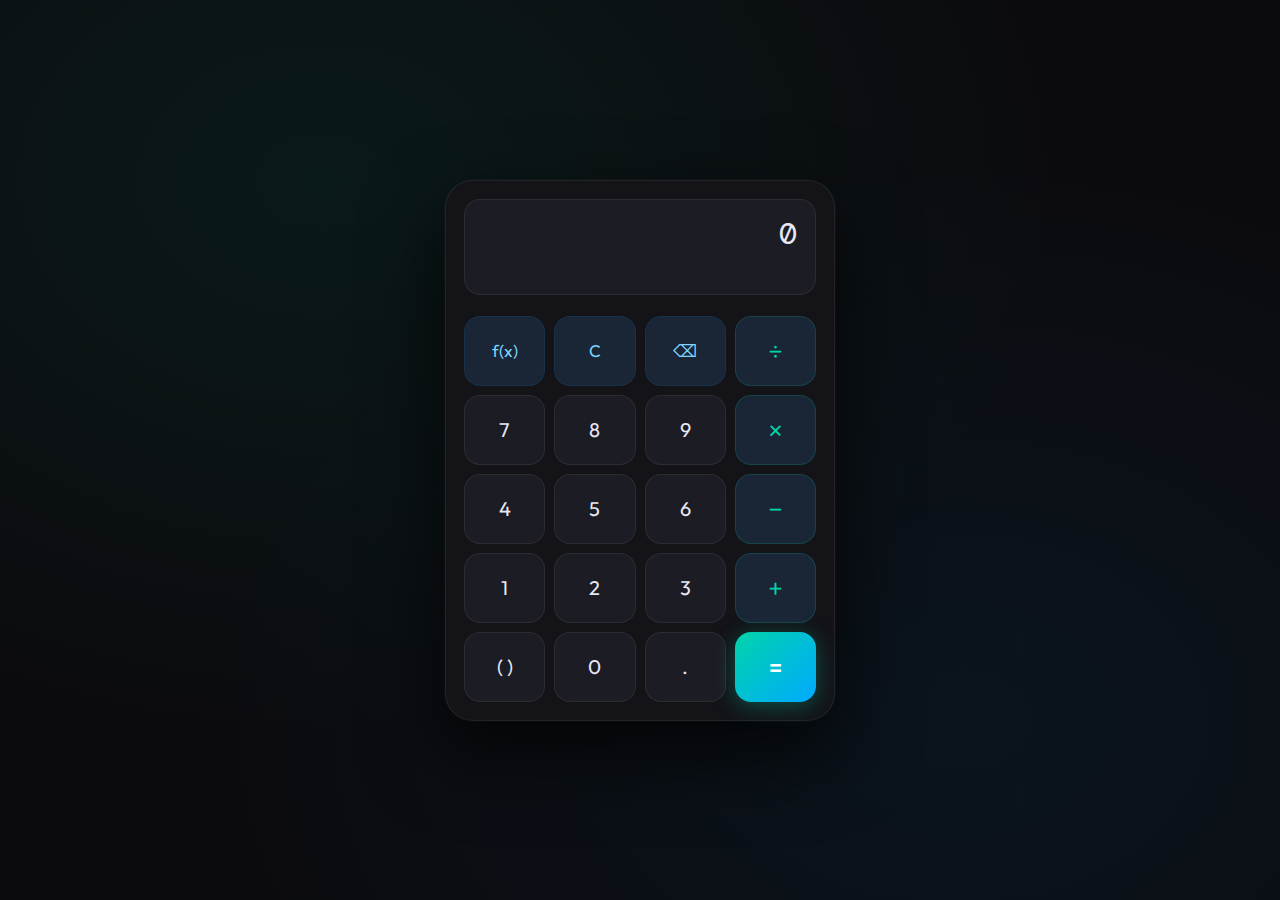
<file: Calculator/index.html>
<!DOCTYPE html>
<html lang="en">

<head>
    <meta charset="UTF-8">
    <meta name="viewport" content="width=device-width, initial-scale=1.0">
    <title>Calculator</title>
    <link rel="stylesheet" href="style.css">
    <link rel="apple-touch-icon" href="images/image.jpg">
    <link rel="icon" type="image/jpeg" href="images/image.jpg">
    <link rel="manifest" href="manifest.json">
    <link
        href="https://fonts.googleapis.com/css2?family=DM+Mono:wght@300;400;500&family=Outfit:wght@300;400;500&display=swap"
        rel="stylesheet">
</head>

<body>

    <div class="calculator">

        <div class="display">
            <div class="expr" id="expr">0</div>
            <div class="preview" id="preview"></div>
        </div>

        <div class="sci-panel" id="sciPanel">
            <button data-fn="sin">sin</button>
            <button data-fn="cos">cos</button>
            <button data-fn="tan">tan</button>
            <button data-fn="pow">x^y</button>
            <button data-fn="log">log</button>
            <button data-fn="ln">ln</button>
            <button data-fn="sqrt">√</button>
            <button data-fn="pi">π</button>
            <button data-fn="sq">x²</button>
            <button data-fn="cb">x³</button>
            <button data-fn="inv">1/x</button>
            <button data-fn="e">e</button>
        </div>

        <div class="pad">
            <!-- Row 1 -->
            <button class="op sci-toggle" id="sciToggle" data-tip="F">f(x)</button>
            <button class="op" data-val="C" data-tip="Esc">C</button>
            <button class="op" data-val="⌫" data-tip="⌫">⌫</button>
            <button class="op operator" data-val="/" data-tip="/">÷</button>
            <!-- Row 2 -->
            <button data-val="7" data-tip="7">7</button>
            <button data-val="8" data-tip="8">8</button>
            <button data-val="9" data-tip="9">9</button>
            <button class="op operator" data-val="*" data-tip="*">×</button>
            <!-- Row 3 -->
            <button data-val="4" data-tip="4">4</button>
            <button data-val="5" data-tip="5">5</button>
            <button data-val="6" data-tip="6">6</button>
            <button class="op operator" data-val="-" data-tip="-">−</button>
            <!-- Row 4 -->
            <button data-val="1" data-tip="1">1</button>
            <button data-val="2" data-tip="2">2</button>
            <button data-val="3" data-tip="3">3</button>
            <button class="op operator" data-val="+" data-tip="+">+</button>
            <!-- Row 5 -->
            <button data-val="()" data-tip="( )">( )</button>
            <button data-val="0" data-tip="0">0</button>
            <button data-val="." data-tip=".">.</button>
            <button class="eq" data-val="=" data-tip="Enter">=</button>
        </div>

    </div>

    <!-- Keyboard tooltip -->
    <div class="kbd-tip" id="kbdTip"></div>

    <script src="script.js"></script>
</body>

</html>
</file>
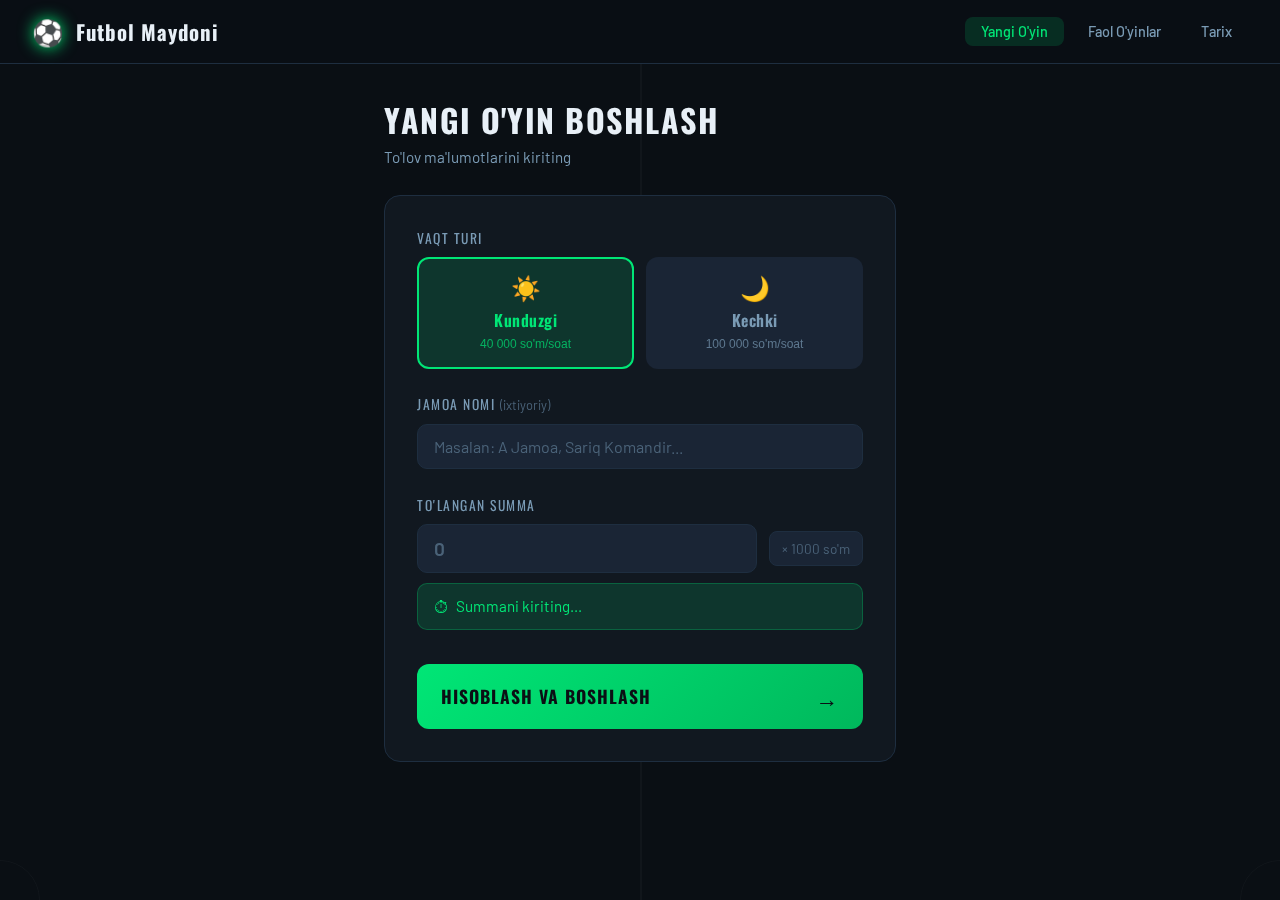
<file: Football Timer/On Computer/index.html>
<!DOCTYPE html>
<html lang="uz">
<head>
  <meta charset="UTF-8" />
  <meta name="viewport" content="width=device-width, initial-scale=1.0" />
  <title>⚽ Futbol Maydoni</title>
  <link href="https://fonts.googleapis.com/css2?family=Oswald:wght@400;600;700&family=Barlow:wght@400;500;600&display=swap" rel="stylesheet">
  <link rel="stylesheet" href="style.css">
</head>
<body>

  <!-- Pitch lines background -->
  <div class="pitch-bg">
    <div class="pitch-line center-circle"></div>
    <div class="pitch-line center-line"></div>
    <div class="pitch-line corner tl"></div>
    <div class="pitch-line corner tr"></div>
    <div class="pitch-line corner bl"></div>
    <div class="pitch-line corner br"></div>
  </div>

  <header>
    <div class="header-left">
      <span class="logo-icon">⚽</span>
      <h1>Futbol Maydoni</h1>
    </div>
    <nav>
      <a href="index.html" class="nav-link active">Yangi O'yin</a>
      <a href="active-games/index.html" class="nav-link" id="activeGamesLink">
        Faol O'yinlar
        <span class="badge" id="activeCount">0</span>
      </a>
      <a href="history/index.html" class="nav-link" id="historyLink">
        Tarix
        <span class="badge secondary" id="historyCount">0</span>
      </a>
    </nav>
  </header>

  <main>
    <div class="page-title">
      <h2>Yangi O'yin Boshlash</h2>
      <p>To'lov ma'lumotlarini kiriting</p>
    </div>

    <div class="form-card">

      <!-- MODE -->
      <div class="form-section">
        <label class="section-label">Vaqt turi</label>
        <div class="mode-switch">
          <button type="button" id="dayBtn" class="mode-btn active">
            <span class="mode-icon">☀️</span>
            <span class="mode-name">Kunduzgi</span>
            <span class="mode-rate">40 000 so'm/soat</span>
          </button>
          <button type="button" id="nightBtn" class="mode-btn">
            <span class="mode-icon">🌙</span>
            <span class="mode-name">Kechki</span>
            <span class="mode-rate">100 000 so'm/soat</span>
          </button>
        </div>
      </div>

      <!-- TEAM NAME -->
      <div class="form-section">
        <label class="section-label" for="teamName">Jamoa nomi <span class="optional">(ixtiyoriy)</span></label>
        <input type="text" id="teamName" class="form-input" placeholder="Masalan: A Jamoa, Sariq Komandir..." />
      </div>

      <!-- AMOUNT -->
      <div class="form-section">
        <label class="section-label" for="amount">To'langan summa</label>
        <div class="amount-row">
          <input type="number" id="amount" class="form-input amount-input" min="5" placeholder="0" required />
          <span class="amount-unit">× 1000 so'm</span>
        </div>
        <div class="time-preview" id="timePreview">
          <span class="preview-icon">⏱</span>
          <span id="previewText">Summani kiriting...</span>
        </div>
      </div>

      <!-- NIGHT ONLY -->
      <div class="form-section night-only hidden">
        <label class="section-label" for="captain">Sardor ismi <span class="optional">(ixtiyoriy)</span></label>
        <input type="text" id="captain" class="form-input" placeholder="Ismni kiriting..." />
      </div>

      <div class="form-section night-only hidden">
        <label class="section-label" for="phone">Telefon <span class="optional">(ixtiyoriy)</span></label>
        <div class="phone-row">
          <span class="phone-prefix">+998</span>
          <input type="number" id="phone" class="form-input phone-input" placeholder="90 123 45 67" />
        </div>
      </div>

      <!-- SUBMIT -->
      <button type="button" id="startBtn" class="submit-btn">
        <span>Hisoblash va Boshlash</span>
        <span class="btn-arrow">→</span>
      </button>
    </div>

    <!-- Active games quick view -->
    <div id="activeGamesQuick" class="quick-active hidden">
      <h3>⚡ Hozir Faol O'yinlar</h3>
      <div id="quickActiveList"></div>
      <a href="active-games/index.html" class="see-all-link">Hammasini ko'rish →</a>
    </div>

  </main>

  <script src="javascript.js"></script>
</body>
</html>
</file>
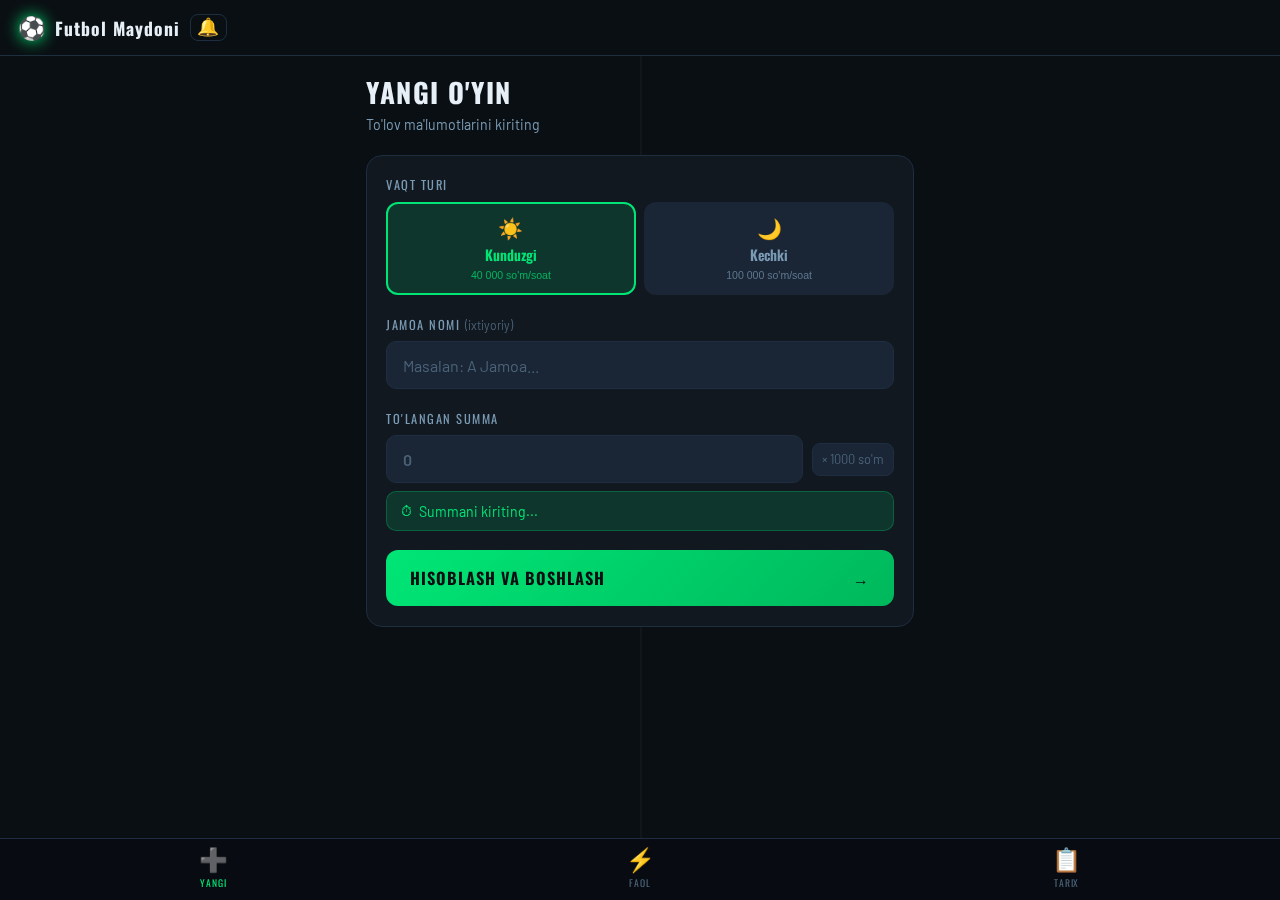
<file: Football Timer/On Phone/index.html>
<!DOCTYPE html>
<html lang="uz">
<head>
<meta charset="UTF-8"/>
<meta name="viewport" content="width=device-width,initial-scale=1.0,viewport-fit=cover"/>
<meta name="mobile-web-app-capable" content="yes"/>
<meta name="apple-mobile-web-app-capable" content="yes"/>
<meta name="apple-mobile-web-app-status-bar-style" content="black-translucent"/>
<meta name="theme-color" content="#0a0f14"/>
<title>⚽ Futbol Maydoni</title>
<link rel="manifest" href="manifest.json"/>
<link rel="apple-touch-icon" href="icons/icon-192.png"/>
<link href="https://fonts.googleapis.com/css2?family=Oswald:wght@400;600;700&family=Barlow:wght@400;500;600&family=Roboto+Mono:wght@700&display=swap" rel="stylesheet">
<style>
:root{--bg:#0a0f14;--sur:#111820;--sur2:#1a2535;--bdr:#1e2e40;--grn:#00e676;--grnd:#00b85c;--grng:rgba(0,230,118,0.15);--yel:#ffd600;--org:#ff9800;--red:#ff4444;--txt:#e8f0f7;--txtd:#7a9bb5;--txtm:#4a6278;--fh:'Oswald',sans-serif;--fb:'Barlow',sans-serif;--fm:'Roboto Mono',monospace;--nbh:62px;--sbot:env(safe-area-inset-bottom,0px);--stop:env(safe-area-inset-top,0px);}
*,*::before,*::after{box-sizing:border-box;margin:0;padding:0;}
html{-webkit-text-size-adjust:100%;text-size-adjust:100%;}
*{-webkit-tap-highlight-color:transparent;}
input{-webkit-user-select:text;user-select:text;}
body{font-family:var(--fb);background:var(--bg);color:var(--txt);min-height:100vh;min-height:100dvh;overflow-x:hidden;padding-top:var(--stop);}

/* PITCH */
.pbg{position:fixed;inset:0;pointer-events:none;z-index:0;}
.pl{position:absolute;border:1px solid rgba(255,255,255,0.03);}
.cl{width:1px;height:100vh;left:50%;top:0;}
.cc{width:300px;height:300px;border-radius:50%;top:50%;left:50%;transform:translate(-50%,-50%);}

/* HEADER */
header{position:fixed;top:var(--stop);left:0;right:0;z-index:100;height:56px;display:flex;align-items:center;padding:0 1.1rem;background:rgba(10,15,20,0.97);backdrop-filter:blur(12px);border-bottom:1px solid var(--bdr);}
.hl{display:flex;align-items:center;gap:0.6rem;}
.li{font-size:1.4rem;filter:drop-shadow(0 0 8px var(--grn));}
.ht{font-family:var(--fh);font-size:1.1rem;font-weight:700;letter-spacing:1px;}
.hb{margin-left:auto;background:var(--grng);border:1px solid var(--grn);color:var(--grn);font-family:var(--fh);font-size:0.72rem;padding:0.22rem 0.55rem;border-radius:20px;display:none;}
.hb.v{display:block;}

/* PAGES */
.page{display:none;position:relative;z-index:1;padding:calc(56px + var(--stop) + 1rem) 1rem calc(var(--nbh) + var(--sbot) + 1.5rem);max-width:580px;margin:0 auto;min-height:100dvh;}
.page.act{display:block;animation:pin .22s ease;}
@keyframes pin{from{opacity:0;transform:translateY(5px);}to{opacity:1;transform:translateY(0);}}
.ptitle{margin-bottom:1.4rem;}
.ptitle h2{font-family:var(--fh);font-size:1.7rem;font-weight:700;letter-spacing:1.5px;text-transform:uppercase;}
.ptitle p{color:var(--txtd);margin-top:.22rem;font-size:.88rem;}

/* BOTTOM NAV */
.bnav{position:fixed;bottom:0;left:0;right:0;height:calc(var(--nbh) + var(--sbot));padding-bottom:var(--sbot);background:rgba(8,12,18,.98);border-top:1px solid var(--bdr);display:flex;align-items:center;z-index:200;backdrop-filter:blur(16px);}
.nb{flex:1;display:flex;flex-direction:column;align-items:center;justify-content:center;gap:3px;padding:7px 2px;background:none;border:none;cursor:pointer;color:var(--txtm);transition:color .18s;position:relative;-webkit-user-select:none;user-select:none;}
.nb.act{color:var(--grn);}
.nb:active{opacity:.6;}
.ni{font-size:1.45rem;line-height:1;}
.nl{font-family:var(--fh);font-size:.6rem;letter-spacing:.8px;text-transform:uppercase;}
.np{position:absolute;top:4px;right:calc(50% - 19px);background:var(--grn);color:#000;font-size:.57rem;font-weight:800;min-width:15px;height:15px;border-radius:8px;display:none;align-items:center;justify-content:center;padding:0 3px;border:1.5px solid var(--bg);}
.np.show{display:flex;}

/* ---- FORM ---- */
.fc{background:var(--sur);border:1px solid var(--bdr);border-radius:16px;padding:1.2rem;display:flex;flex-direction:column;gap:1.2rem;}
.fs{display:flex;flex-direction:column;gap:.48rem;}
.sl{font-family:var(--fh);font-size:.78rem;letter-spacing:1.5px;text-transform:uppercase;color:var(--txtd);}
.op{font-family:var(--fb);font-weight:400;text-transform:none;letter-spacing:0;font-size:.76rem;color:var(--txtm);}
.ms{display:grid;grid-template-columns:1fr 1fr;gap:.55rem;}
.mb{display:flex;flex-direction:column;align-items:center;gap:.22rem;padding:.8rem .4rem;background:var(--sur2);border:2px solid transparent;border-radius:12px;cursor:pointer;color:var(--txtd);transition:all .2s;}
.mb.act{border-color:var(--grn);background:var(--grng);color:var(--grn);}
.mi{font-size:1.25rem;}.mn{font-family:var(--fh);font-size:.88rem;font-weight:600;}.mr{font-size:.66rem;opacity:.7;}
.fi{width:100%;padding:.85rem 1rem;background:var(--sur2);border:1.5px solid var(--bdr);border-radius:10px;color:var(--txt);font-family:var(--fb);font-size:16px;transition:border-color .2s;outline:none;appearance:textfield;}
.fi:focus{border-color:var(--grn);box-shadow:0 0 0 3px var(--grng);}
.fi::placeholder{color:var(--txtm);}
.ar{display:flex;align-items:center;gap:.55rem;}
.au{white-space:nowrap;font-size:.8rem;color:var(--txtm);background:var(--sur2);border:1px solid var(--bdr);border-radius:8px;padding:.48rem .55rem;}
.tp{display:flex;align-items:center;gap:.45rem;padding:.62rem .85rem;background:var(--grng);border:1px solid rgba(0,230,118,.25);border-radius:10px;font-size:.88rem;color:var(--grn);min-height:40px;}
.pr{display:flex;align-items:center;gap:.45rem;}
.pp{background:var(--sur2);border:1px solid var(--bdr);border-radius:10px;padding:.85rem .7rem;font-weight:600;color:var(--txtd);white-space:nowrap;}
.sbtn{width:100%;padding:1rem 1.5rem;background:linear-gradient(135deg,var(--grn),var(--grnd));border:none;border-radius:12px;color:#0a0f14;font-family:var(--fh);font-size:1.02rem;font-weight:700;letter-spacing:1px;text-transform:uppercase;cursor:pointer;display:flex;align-items:center;justify-content:space-between;transition:all .2s;min-height:52px;}
.sbtn:active{opacity:.82;transform:scale(.99);}

.hidden{display:none!important;}

/* quick active */
.qa{margin-top:1.2rem;background:var(--sur);border:1px solid var(--bdr);border-radius:14px;padding:1.1rem;}
.qa h3{font-family:var(--fh);font-size:.9rem;letter-spacing:1px;margin-bottom:.8rem;color:var(--yel);}
.qgc{display:flex;align-items:center;justify-content:space-between;padding:.65rem .85rem;background:var(--sur2);border-radius:10px;margin-bottom:.45rem;cursor:pointer;border:1px solid var(--bdr);transition:all .18s;}
.qgc:active{opacity:.7;}
.qgn{font-weight:600;font-size:.88rem;}.qgm{font-size:.72rem;color:var(--txtm);}
.qgt{font-family:var(--fm);font-size:1.25rem;color:var(--grn);letter-spacing:1px;}
.qgt.u{color:var(--red);}
.sab{display:block;text-align:center;margin-top:.8rem;color:var(--grn);background:none;border:none;cursor:pointer;font-size:.85rem;font-weight:600;width:100%;font-family:var(--fb);}

/* ---- TIMER ---- */
.gbdg{display:inline-block;padding:.22rem .85rem;border-radius:20px;font-family:var(--fh);font-size:.78rem;letter-spacing:1px;text-transform:uppercase;background:var(--sur2);border:1px solid var(--bdr);color:var(--txtd);margin-bottom:.8rem;}
.gbdg.run{background:var(--grng);border-color:var(--grn);color:var(--grn);}
.tnd{font-family:var(--fh);font-size:1.75rem;font-weight:700;letter-spacing:2px;text-transform:uppercase;margin-bottom:1.1rem;text-align:center;}
.ig{display:grid;grid-template-columns:1fr 1fr;gap:.7rem;margin-bottom:1.1rem;}
.ic{background:var(--sur2);border:1px solid var(--bdr);border-radius:12px;padding:.8rem;text-align:center;}
.ilb{font-size:.68rem;color:var(--txtm);text-transform:uppercase;letter-spacing:1px;margin-bottom:.28rem;}
.iv{font-family:var(--fh);font-size:.98rem;font-weight:600;}
.es{background:var(--sur);border:1px solid var(--bdr);border-radius:12px;padding:.95rem;margin-bottom:1.1rem;text-align:center;}
.efl{display:block;font-size:.75rem;color:var(--txtm);text-transform:uppercase;letter-spacing:1px;margin-bottom:.65rem;}
.er{display:flex;align-items:center;gap:.7rem;justify-content:center;}
.ea{width:44px;height:44px;background:var(--sur2);border:1px solid var(--bdr);border-radius:8px;color:var(--txt);font-size:1.4rem;cursor:pointer;display:flex;align-items:center;justify-content:center;padding:0;}
.ea:active{background:var(--bdr);}
.ei{width:80px;text-align:center;padding:.48rem;background:var(--sur2);border:1px solid var(--bdr);border-radius:8px;color:var(--txt);font-size:16px;font-weight:600;outline:none;appearance:textfield;}
.ei:focus{border-color:var(--grn);}
.stbtn{width:100%;padding:.95rem;background:linear-gradient(135deg,var(--grn),var(--grnd));border:none;border-radius:12px;color:#0a0f14;font-family:var(--fh);font-size:1.05rem;font-weight:700;letter-spacing:1.5px;text-transform:uppercase;cursor:pointer;display:flex;align-items:center;justify-content:center;gap:.7rem;min-height:52px;}
.stbtn:active{opacity:.82;}
.ci{margin-top:.85rem;display:flex;gap:1rem;justify-content:center;font-size:.8rem;color:var(--txtm);}

/* ring */
.rw{position:relative;width:260px;height:260px;margin:.4rem auto .9rem;}
.rs{width:100%;height:100%;transform:rotate(-90deg);position:absolute;top:0;left:0;}
.rb{fill:none;stroke:var(--sur2);stroke-width:12;}
.rf{fill:none;stroke:var(--grn);stroke-width:12;stroke-linecap:round;transition:stroke-dashoffset .8s linear,stroke .5s;}
.rf.u{stroke:var(--red);}
.rf.w{stroke:var(--org);}
.tc{position:absolute;inset:0;display:flex;flex-direction:column;align-items:center;justify-content:center;padding:52px;}
.td{font-family:var(--fm);font-size:2.3rem;font-weight:700;color:var(--txt);letter-spacing:0;line-height:1;white-space:nowrap;}
.td.u{color:var(--red);}
.ts{margin-top:.22rem;font-size:.7rem;text-transform:uppercase;letter-spacing:2px;color:var(--txtm);}
.ri{display:flex;gap:2rem;justify-content:center;margin-bottom:1.1rem;}
.rii{text-align:center;}
.ril{display:block;font-size:.68rem;color:var(--txtm);text-transform:uppercase;letter-spacing:1px;margin-bottom:.18rem;}
.riv{font-weight:600;font-size:.88rem;color:var(--txtd);}
.acr{display:flex;gap:.7rem;}
.acb{flex:1;padding:.85rem;border:none;border-radius:12px;font-family:var(--fh);font-size:.92rem;font-weight:700;cursor:pointer;min-height:50px;}
.exb{background:var(--sur2);border:1px solid var(--bdr)!important;border:none;color:var(--txt);}
.exb:active{opacity:.7;}
.spb{background:rgba(255,68,68,.1);border:1px solid rgba(255,68,68,.3)!important;border:none;color:var(--red);}
.spb:active{background:rgba(255,68,68,.2);}
.fw{text-align:center;padding:2rem 0;}
.fic{font-size:3.5rem;margin-bottom:.8rem;animation:bncIn .5s;}
.ft{font-family:var(--fh);font-size:1.9rem;font-weight:700;letter-spacing:2px;text-transform:uppercase;margin-bottom:.45rem;}
.fs2{color:var(--txtd);margin-bottom:1.75rem;font-size:.9rem;}
.fa{display:flex;gap:.8rem;justify-content:center;flex-wrap:wrap;}
.fbtn{padding:.85rem 1.6rem;border-radius:12px;font-family:var(--fh);font-size:.92rem;font-weight:700;cursor:pointer;border:none;min-height:48px;}
.fbtn.p{background:var(--grn);color:#0a0f14;}
.fbtn.s{background:var(--sur2);color:var(--txtd);border:1px solid var(--bdr)!important;}
.fbtn:active{opacity:.75;}

/* ---- ACTIVE ---- */
.gg{display:flex;flex-direction:column;gap:.85rem;}
.gc{background:var(--sur);border:1px solid var(--bdr);border-radius:14px;padding:1.15rem;cursor:pointer;position:relative;overflow:hidden;animation:cdi .28s ease both;}
.gc::before{content:'';position:absolute;top:0;left:0;right:0;height:3px;background:linear-gradient(90deg,var(--grn),var(--grnd));border-radius:14px 14px 0 0;}
.gc.u::before{background:linear-gradient(90deg,var(--red),var(--org));}
.gc.w::before{background:linear-gradient(90deg,var(--org),var(--yel));}
.gc.pnd::before{background:var(--sur2);}
.gc:active{opacity:.78;}
.ct{display:flex;align-items:flex-start;justify-content:space-between;margin-bottom:.7rem;}
.cm{font-size:.68rem;text-transform:uppercase;letter-spacing:1.5px;color:var(--txtm);margin-bottom:.18rem;}
.cn{font-family:var(--fh);font-size:1.15rem;font-weight:700;}
.sd{width:8px;height:8px;border-radius:50%;background:var(--grn);box-shadow:0 0 8px var(--grn);animation:blk 1.5s infinite;flex-shrink:0;margin-top:4px;}
.sd.pd{background:var(--txtm);box-shadow:none;animation:none;}
@keyframes blk{0%,100%{opacity:1;}50%{opacity:.3;}}
.ctm{font-family:var(--fm);font-size:2.5rem;font-weight:700;letter-spacing:1px;color:var(--grn);line-height:1;text-align:center;margin:.45rem 0;}
.ctm.u{color:var(--red);animation:ublk 1s infinite;}
.ctm.w{color:var(--org);}
.ctm.pt{color:var(--txtm);font-size:1rem;font-family:var(--fh);}
@keyframes ublk{0%,100%{opacity:1;}50%{opacity:.6;}}
.cf{display:flex;justify-content:space-between;align-items:center;border-top:1px solid var(--bdr);padding-top:.7rem;margin-top:.45rem;}
.ca{font-size:.8rem;color:var(--txtd);}
.ca strong{color:var(--txt);}
.co{font-size:.72rem;color:var(--txtm);}
.sdv{font-family:var(--fh);font-size:.82rem;letter-spacing:1px;color:var(--txtm);text-transform:uppercase;margin:1.1rem 0 .7rem;}

/* ---- HISTORY ---- */
.htb{display:flex;gap:.45rem;align-items:center;margin-bottom:1.1rem;flex-wrap:wrap;}
.fts{display:flex;gap:.18rem;background:var(--sur2);border:1px solid var(--bdr);border-radius:10px;padding:3px;}
.ft2{padding:.28rem .7rem;border:none;border-radius:7px;background:transparent;color:var(--txtm);font-family:var(--fb);font-size:.8rem;font-weight:500;cursor:pointer;}
.ft2.act{background:var(--sur);color:var(--txt);}
.cb{margin-left:auto;padding:.32rem .7rem;background:rgba(255,68,68,.1);border:1px solid rgba(255,68,68,.3);border-radius:8px;color:var(--red);font-size:.8rem;cursor:pointer;}
.cb:active{background:rgba(255,68,68,.2);}
.sr{display:grid;grid-template-columns:1fr 1fr;gap:.7rem;margin-bottom:1.1rem;}
.sc{background:var(--sur);border:1px solid var(--bdr);border-radius:12px;padding:.8rem;}
.slb{font-size:.65rem;text-transform:uppercase;letter-spacing:1px;color:var(--txtm);margin-bottom:.28rem;}
.sv{font-family:var(--fh);font-size:1.35rem;font-weight:700;color:var(--grn);}
.sv.y{color:var(--yel);}
.hl2{display:flex;flex-direction:column;gap:.8rem;}
.hi{background:var(--sur);border:1px solid var(--bdr);border-radius:12px;padding:.95rem 1.1rem;animation:itm .28s ease both;}
.ihm{display:flex;align-items:center;gap:.55rem;margin-bottom:.45rem;}
.imb{display:inline-flex;padding:.17rem .48rem;border-radius:6px;font-size:.68rem;font-weight:600;text-transform:uppercase;letter-spacing:.5px;}
.imb.day{background:rgba(255,214,0,.1);color:var(--yel);}
.imb.night{background:rgba(100,120,255,.1);color:#8899ff;}
.inm{font-family:var(--fh);font-size:1.05rem;font-weight:700;}
.irw{display:flex;justify-content:space-between;align-items:flex-end;gap:.5rem;}
.idet{display:flex;flex-wrap:wrap;gap:.25rem .9rem;}
.idetl{font-size:.8rem;color:var(--txtd);}
.idetl span{color:var(--txt);font-weight:500;}
.iaw{text-align:right;flex-shrink:0;}
.iam{font-family:var(--fh);font-size:1.25rem;font-weight:700;color:var(--grn);white-space:nowrap;}
.idt{font-size:.7rem;color:var(--txtm);margin-top:.12rem;}
.irs{font-size:.73rem;color:var(--txtm);font-style:italic;margin-top:.32rem;}

/* empty */
.est{text-align:center;padding:2.5rem 1rem;}
.esi{font-size:3.5rem;opacity:.32;margin-bottom:.8rem;}
.est h3{font-family:var(--fh);font-size:1.15rem;letter-spacing:1px;margin-bottom:.45rem;}
.est p{color:var(--txtd);margin-bottom:1.4rem;font-size:.88rem;}
.ctabtn{display:inline-block;padding:.78rem 1.6rem;background:var(--grn);color:#0a0f14;border-radius:12px;font-family:var(--fh);font-size:.92rem;font-weight:700;cursor:pointer;border:none;}
.ctabtn:active{opacity:.78;}

/* MODAL */
.mo{position:fixed;inset:0;background:rgba(0,0,0,.78);backdrop-filter:blur(4px);z-index:300;display:flex;align-items:flex-end;justify-content:center;}
.md{background:var(--sur);border:1px solid var(--bdr);border-radius:20px 20px 0 0;padding:1.65rem 1.4rem calc(1.4rem + var(--sbot));width:100%;max-width:500px;text-align:center;animation:sup .22s ease;}
@keyframes sup{from{transform:translateY(100%);}to{transform:translateY(0);}}
.md h3{font-family:var(--fh);font-size:1.25rem;letter-spacing:1px;margin-bottom:.38rem;}
.md p{color:var(--txtd);margin-bottom:1.1rem;font-size:.88rem;}
.mp{margin-top:.7rem;font-size:.86rem;color:var(--yel);min-height:1.1em;}
.ma{display:flex;gap:.7rem;margin-top:1.1rem;}
.mbtn{flex:1;padding:.85rem;border:none;border-radius:10px;font-family:var(--fh);font-size:.98rem;font-weight:700;cursor:pointer;min-height:50px;}
.mbtn.c{background:var(--grn);color:#0a0f14;}
.mbtn.x{background:var(--sur2);color:var(--txtd);border:1px solid var(--bdr)!important;}
.mbtn:active{opacity:.75;}

@keyframes bncIn{0%{transform:scale(.5);opacity:0;}70%{transform:scale(1.1);}100%{transform:scale(1);opacity:1;}}
@keyframes cdi{from{opacity:0;transform:translateY(9px);}to{opacity:1;transform:translateY(0);}}
@keyframes itm{from{opacity:0;transform:translateX(-7px);}to{opacity:1;transform:translateX(0);}}
@keyframes up_pulse{0%,100%{box-shadow:0 0 0 0 rgba(255,68,68,0);}50%{box-shadow:0 0 40px 8px rgba(255,68,68,.1);}}
body.urg .page.act{animation:up_pulse 1.5s infinite;}
</style>
</head>
<body>

<div class="pbg"><div class="pl cc"></div><div class="pl cl"></div></div>

<header>
  <div class="hl"><span class="li">⚽</span><span class="ht" id="htitle">Futbol Maydoni</span></div>
  <span class="hb" id="hbadge">0 faol</span>
  <button id="muteBtn" onclick="setSoundMuted(!soundMuted)" title="Ovoz o'chirish" style="margin-left:.6rem;background:none;border:1px solid var(--bdr);border-radius:8px;color:var(--txtd);font-size:1.1rem;padding:.25rem .4rem;cursor:pointer;line-height:1;">🔔</button>
</header>

<!-- PAGE: HOME -->
<div class="page act" id="p-home">
  <div class="ptitle"><h2>Yangi O'yin</h2><p>To'lov ma'lumotlarini kiriting</p></div>
  <div class="fc">
    <div class="fs">
      <label class="sl">Vaqt turi</label>
      <div class="ms">
        <button type="button" id="dayBtn" class="mb act"><span class="mi">☀️</span><span class="mn">Kunduzgi</span><span class="mr">40 000 so'm/soat</span></button>
        <button type="button" id="nightBtn" class="mb"><span class="mi">🌙</span><span class="mn">Kechki</span><span class="mr">100 000 so'm/soat</span></button>
      </div>
    </div>
    <div class="fs">
      <label class="sl">Jamoa nomi <span class="op">(ixtiyoriy)</span></label>
      <input type="text" id="teamName" class="fi" placeholder="Masalan: A Jamoa..."/>
    </div>
    <div class="fs">
      <label class="sl">To'langan summa</label>
      <div class="ar">
        <input type="number" id="amount" class="fi" style="flex:1;font-size:16px;font-weight:600;" min="5" placeholder="0" required inputmode="numeric"/>
        <span class="au">× 1000 so'm</span>
      </div>
      <div class="tp"><span>⏱</span><span id="prevTxt">Summani kiriting...</span></div>
    </div>
    <div class="fs hidden" id="captSec">
      <label class="sl">Sardor ismi <span class="op">(ixtiyoriy)</span></label>
      <input type="text" id="captain" class="fi" placeholder="Ismni kiriting..."/>
    </div>
    <div class="fs hidden" id="phoneSec">
      <label class="sl">Telefon <span class="op">(ixtiyoriy)</span></label>
      <div class="pr"><span class="pp">+998</span><input type="number" id="phone" class="fi" style="flex:1;" placeholder="90 123 45 67" inputmode="tel"/></div>
    </div>
    <button type="button" id="startBtn" class="sbtn"><span>Hisoblash va Boshlash</span><span>→</span></button>
  </div>
  <div id="qaWrap" class="qa hidden">
    <h3>⚡ Faol O'yinlar</h3>
    <div id="qaList"></div>
    <button class="sab" onclick="nav('active')">Hammasini ko'rish →</button>
  </div>
</div>

<!-- PAGE: TIMER -->
<div class="page" id="p-timer" style="text-align:center;">
  <div id="tSetup">
    <div class="gbdg" id="tBadge">☀️ Kunduzgi</div>
    <h2 class="tnd" id="tTeam">Jamoa</h2>
    <div class="ig">
      <div class="ic"><div class="ilb">To'langan</div><div class="iv" id="tAmt">—</div></div>
      <div class="ic"><div class="ilb">Vaqt</div><div class="iv" id="tBase">—</div></div>
    </div>
    <div class="es">
      <label class="efl">Qo'shimcha vaqt (daqiqa)</label>
      <div class="er">
        <button class="ea" id="eMinus">−</button>
        <input type="number" id="eMin" class="ei" min="0" value="0" inputmode="numeric"/>
        <button class="ea" id="ePlus">+</button>
      </div>
    </div>
    <button class="stbtn" id="tStart">▶ &nbsp;Taymer Boshlash</button>
    <div class="ci hidden" id="tCI"><span id="tCap"></span><span id="tPhn"></span></div>
  </div>
  <div id="tRun" class="hidden">
    <div class="gbdg run" id="tRunBadge">☀️ Kunduzgi</div>
    <h2 class="tnd" id="tRunTeam">Jamoa</h2>
    <div class="rw">
      <svg class="rs" viewBox="0 0 300 300">
        <circle class="rb" cx="150" cy="150" r="136"/>
        <circle class="rf" id="ringFill" cx="150" cy="150" r="136" stroke-dasharray="854.5" stroke-dashoffset="0"/>
      </svg>
      <div class="tc"><div class="td" id="tDisp">00:00</div><div class="ts">qoldi</div></div>
    </div>
    <div class="ri">
      <div class="rii"><span class="ril">Boshlandi</span><span class="riv" id="tStart2">—</span></div>
      <div class="rii"><span class="ril">Tugaydi</span><span class="riv" id="tEnd">—</span></div>
    </div>
    <div class="acr">
      <button class="acb exb" id="tExtend">⊕ Vaqt qo'shish</button>
      <button class="acb spb" id="tStop">⏹ To'xtatish</button>
    </div>
  </div>
  <div id="tDone" class="hidden">
    <div class="fw">
      <div class="fic">🏁</div>
      <h2 class="ft">O'yin Tugadi!</h2>
      <p class="fs2" id="tReason">Vaqt tugadi</p>
      <div class="fa">
        <button class="fbtn p" onclick="stopAlarm();nav('home')">Yangi O'yin</button>
        <button class="fbtn s" onclick="stopAlarm();nav('history')">Tarixni Ko'rish</button>
      </div>
    </div>
  </div>
</div>

<!-- PAGE: ACTIVE -->
<div class="page" id="p-active">
  <div class="ptitle"><h2>⚡ Faol O'yinlar</h2><p id="actSub">Hozir maydonda o'ynayotganlar</p></div>
  <div id="actContent"></div>
</div>

<!-- PAGE: HISTORY -->
<div class="page" id="p-history">
  <div class="ptitle"><h2>📋 Tarix</h2><p id="hisSub">Barcha tugatilgan o'yinlar</p></div>
  <div class="htb">
    <div class="fts">
      <button class="ft2 act" data-f="all">Hammasi</button>
      <button class="ft2" data-f="day">☀️ Kun</button>
      <button class="ft2" data-f="night">🌙 Kech</button>
    </div>
    <button class="cb" id="clrBtn">🗑 Tozalash</button>
  </div>
  <div class="sr" id="statsRow"></div>
  <div id="hisContent"></div>
</div>

<!-- BOTTOM NAV -->
<nav class="bnav">
  <button class="nb act" id="nb-home" onclick="nav('home')"><span class="ni">➕</span><span class="nl">Yangi</span></button>
  <button class="nb" id="nb-timer" onclick="nav('timer')" style="display:none"><span class="ni">⏱</span><span class="nl">Taymer</span></button>
  <button class="nb" id="nb-active" onclick="nav('active')"><span class="ni">⚡</span><span class="nl">Faol</span><span class="np" id="apip">0</span></button>
  <button class="nb" id="nb-history" onclick="nav('history')"><span class="ni">📋</span><span class="nl">Tarix</span></button>
</nav>

<!-- MODAL -->
<div class="mo hidden" id="extModal">
  <div class="md">
    <h3>⊕ Vaqt Qo'shish</h3>
    <p>Qo'shimcha daqiqa kiriting:</p>
    <div class="er"><button class="ea" id="mMinus">−</button><input type="number" id="mMin" class="ei" value="15" min="1" inputmode="numeric"/><button class="ea" id="mPlus">+</button></div>
    <div class="mp" id="mPrev"></div>
    <div class="ma"><button class="mbtn c" id="mConf">Qo'shish</button><button class="mbtn x" id="mCanc">Bekor</button></div>
  </div>
</div>

<script>
// ── CONSTANTS ──────────────────────────────────────
const CIRC = 2*Math.PI*136; // 854.5

// ── STORAGE ────────────────────────────────────────
const S={
  games:()=>{try{return JSON.parse(localStorage.getItem('activeGames')||'[]');}catch{return[];}},
  saveG:(d)=>localStorage.setItem('activeGames',JSON.stringify(d)),
  hist:()=>{try{return JSON.parse(localStorage.getItem('gameHistory')||'[]');}catch{return[];}},
  saveH:(d)=>localStorage.setItem('gameHistory',JSON.stringify(d)),
};

// ── UTILS ──────────────────────────────────────────
const fmtN=(n)=>String(n).replace(/\B(?=(\d{3})+(?!\d))/g,' ');
const fmtT=(s)=>{if(s<=0)return'00:00';const h=Math.floor(s/3600),m=Math.floor((s%3600)/60),sc=s%60;const mm=String(m).padStart(2,'0'),ss=String(sc).padStart(2,'0');return h>0?`${h}:${mm}:${ss}`:`${mm}:${ss}`;};
const fmtD=(s)=>{const h=Math.floor(s/3600),m=Math.floor((s%3600)/60);return h>0?`${h} soat ${m} daqiqa`:`${m} daqiqa`;};
const fmtCk=(ts)=>new Date(Number(ts)).toLocaleTimeString('uz-UZ',{hour:'2-digit',minute:'2-digit'});
const fmtDT=(ts)=>new Date(Number(ts)).toLocaleString('uz-UZ',{day:'2-digit',month:'2-digit',year:'numeric',hour:'2-digit',minute:'2-digit'});
const rem=(g)=>Math.max(0,Number(g.totalSeconds)-Math.floor((Date.now()-Number(g.startTime))/1000));
const esc=(s)=>(s||'').replace(/[&<>"']/g,c=>({'&':'&amp;','<':'&lt;','>':'&gt;','"':'&quot;',"'":'&#39;'}[c]));
const $=(id)=>document.getElementById(id);

// ── NAV ────────────────────────────────────────────
let curPage='home';
function nav(page){
  if(page==='timer'&&!gid){page='home';}
  document.querySelectorAll('.page').forEach(p=>p.classList.remove('act'));
  document.querySelectorAll('.nb').forEach(b=>b.classList.remove('act'));
  document.body.classList.remove('urg');
  $('p-'+page).classList.add('act');
  const nb=$('nb-'+page);if(nb)nb.classList.add('act');
  const titles={home:'Futbol Maydoni',timer:'Taymer',active:'Faol O\'yinlar',history:'O\'yin Tarixi'};
  $('htitle').textContent=titles[page]||'Futbol Maydoni';
  curPage=page;
  if(page==='active')renderActive();
  if(page==='history')renderHistory();
  if(page==='home')renderQA();
  if(page==='timer'&&gid)renderTimer();
  window.scrollTo(0,0);
}

// ── HOME ───────────────────────────────────────────
const DAY_R=40000/3600,NIGHT_R=100000/3600;
let mode='day';

$('dayBtn').onclick=()=>setMode('day');
$('nightBtn').onclick=()=>setMode('night');
function setMode(m){
  mode=m;
  $('dayBtn').classList.toggle('act',m==='day');
  $('nightBtn').classList.toggle('act',m==='night');
  ['captSec','phoneSec'].forEach(id=>$(id).classList.toggle('hidden',m==='day'));
  updatePrev();
}
$('amount').addEventListener('input',updatePrev);
function updatePrev(){
  const full=parseInt($('amount').value||0)*1000;
  const rate=mode==='day'?DAY_R:NIGHT_R;
  $('prevTxt').textContent=full?`≈ ${fmtD(Math.floor(full/rate))} o'yin vaqti`:"Summani kiriting...";
}

$('startBtn').onclick=()=>{
  const amount=parseInt($('amount').value||0)*1000;
  if(!amount){const el=$('amount');el.style.borderColor='var(--red)';el.focus();setTimeout(()=>el.style.borderColor='',1200);return;}
  const rate=mode==='day'?DAY_R:NIGHT_R;
  const ts=Math.floor(amount/rate);
  const tn=$('teamName').value.trim()||( mode==='night'?($('captain').value.trim()||'Kechki Jamoa'):'Kunduzgi Jamoa');
  const cap=$('captain').value.trim();
  const phn=$('phone').value.trim();
  const game={id:'g_'+Date.now(),mode,teamName:tn,captain:cap,phone:phn?'+998'+phn:'',amount,totalSeconds:ts,startTime:null,status:'pending',createdAt:Date.now()};
  const games=S.games();games.push(game);S.saveG(games);
  // reset
  ['amount','teamName','captain','phone'].forEach(id=>$(id).value='');
  $('prevTxt').textContent="Summani kiriting...";
  gid=game.id;showTNav(true);nav('timer');
};

function renderQA(){
  const running=S.games().filter(g=>g.status==='running');
  const w=$('qaWrap'),l=$('qaList');
  if(!running.length){w.classList.add('hidden');return;}
  w.classList.remove('hidden');l.innerHTML='';
  running.forEach(g=>{
    const r=rem(g);
    const d=document.createElement('div');d.className='qgc';
    d.innerHTML=`<div><div class="qgn">${esc(g.teamName)}</div><div class="qgm">${g.mode==='day'?'☀️ Kunduzgi':'🌙 Kechki'}</div></div><div class="qgt${r<=300?' u':''}" data-qid="${g.id}">${fmtT(r)}</div>`;
    d.onclick=()=>{gid=g.id;showTNav(true);nav('timer');};
    l.appendChild(d);
  });
}

// ── TIMER ──────────────────────────────────────────
let gid=null,tIv=null;
function showTNav(s){$('nb-timer').style.display=s?'flex':'none';}
function loadG(){return S.games().find(g=>g.id===gid)||null;}

function renderTimer(){
  const g=loadG();if(!g){nav('home');return;}
  $('tSetup').classList.remove('hidden');$('tRun').classList.add('hidden');$('tDone').classList.add('hidden');
  const badge=g.mode==='day'?'☀️ Kunduzgi':'🌙 Kechki';
  $('tBadge').textContent=badge;$('tRunBadge').textContent=badge;
  $('tTeam').textContent=g.teamName;$('tRunTeam').textContent=g.teamName;
  $('tAmt').textContent=fmtN(g.amount)+" so'm";$('tBase').textContent=fmtD(g.totalSeconds);
  $('eMin').value=0;
  if(g.captain||g.phone){$('tCI').classList.remove('hidden');$('tCap').textContent=g.captain?'👤 '+g.captain:'';$('tPhn').textContent=g.phone?'📞 '+g.phone:'';}
  else{$('tCI').classList.add('hidden');}
  if(g.status==='running'&&g.startTime){showRun(g);const r=rem(g);if(r>0)startTick();else finGame('Vaqt tugadi!');}
}

$('eMinus').onclick=()=>{$('eMin').value=Math.max(0,parseInt($('eMin').value||0)-5);};
$('ePlus').onclick=()=>{$('eMin').value=parseInt($('eMin').value||0)+5;};

$('tStart').onclick=()=>{
  const g=loadG();if(!g)return;
  const extra=parseInt($('eMin').value||0)*60;
  const newT=Number(g.totalSeconds)+extra;
  if(newT<=0){alert("Vaqt 0 bo'lishi mumkin emas!");return;}
  const games=S.games();const idx=games.findIndex(x=>x.id===gid);if(idx===-1)return;
  games[idx].totalSeconds=newT;games[idx].startTime=Date.now();games[idx].status='running';
  S.saveG(games);showRun(games[idx]);
  scheduleNotify(games[idx]);
  startTick();
};

function showRun(g){
  $('tSetup').classList.add('hidden');$('tRun').classList.remove('hidden');
  if(g.startTime){$('tStart2').textContent=fmtCk(g.startTime);$('tEnd').textContent=fmtCk(Number(g.startTime)+Number(g.totalSeconds)*1000);}
}

function startTick(){
  if(tIv)clearInterval(tIv);
  const g=loadG();if(g)tickUp(g);
  tIv=setInterval(()=>{
    const g=loadG();if(!g){clearInterval(tIv);return;}
    tickUp(g);
    const r=rem(g);
    if(r===60)playBeep('warn');
    if(r<=0){clearInterval(tIv);tIv=null;playAlarm();finGame('Vaqt tugadi!');}
  },500);
}

function tickUp(g){
  const r=rem(g),tot=Number(g.totalSeconds);
  $('tDisp').textContent=fmtT(r);
  const pct=tot>0?Math.min(1,r/tot):0;
  $('ringFill').style.strokeDashoffset=CIRC*(1-pct);
  const isU=r<=120,isW=r<=300&&!isU;
  $('ringFill').classList.toggle('u',isU);$('ringFill').classList.toggle('w',isW);
  $('tDisp').classList.toggle('u',isU);
  document.body.classList.toggle('urg',isU&&curPage==='timer');
  updBadge();
}

$('tStop').onclick=()=>{
  const g=loadG();if(!g)return;
  const r=rem(g);
  if(!confirm(`Rostan to'xtatasizmi? (${fmtT(r)} qoldi)`))return;
  if(tIv)clearInterval(tIv);tIv=null;
  finGame(`To'xtatildi (${fmtT(r)} qoldi)`);
};

$('tExtend').onclick=()=>{$('extModal').classList.remove('hidden');updMPrev();};

function finGame(reason){
  const g=loadG();if(!g)return;
  cancelNotify(g.id);
  // Show notification directly (works when app is open or in background)
  if(reason==='Vaqt tugadi!')
    showNotif("🏁 O'yin Tugadi!", (g.teamName||'Jamoa')+" — vaqt tugadi! Maydonga chiqing.", g.id);
  const hist=S.hist();
  hist.push({id:g.id,mode:g.mode,teamName:g.teamName,captain:g.captain||'',phone:g.phone||'',amount:g.amount,totalSeconds:g.totalSeconds,startTime:g.startTime,endTime:Date.now(),reason,date:fmtDT(Date.now())});
  S.saveH(hist);S.saveG(S.games().filter(x=>x.id!==gid));
  gid=null;showTNav(false);
  $('tRun').classList.add('hidden');$('tDone').classList.remove('hidden');$('tReason').textContent=reason;
  document.body.classList.remove('urg');updBadge();
}

// ── MODAL ──────────────────────────────────────────
$('mMinus').onclick=()=>{$('mMin').value=Math.max(1,parseInt($('mMin').value||1)-5);updMPrev();};
$('mPlus').onclick=()=>{$('mMin').value=parseInt($('mMin').value||1)+5;updMPrev();};
$('mMin').oninput=updMPrev;
function updMPrev(){const g=loadG();const mins=parseInt($('mMin').value||0);if(!mins||!g){$('mPrev').textContent='';return;}const rate=g.mode==='day'?40000/60:100000/60;$('mPrev').textContent=`≈ +${fmtN(Math.round(mins*rate))} so'm qo'shimcha`;}

// ── ACTIVE PAGE ────────────────────────────────────
function renderActive(){
  const games=S.games();
  const running=games.filter(g=>g.status==='running');
  const pending=games.filter(g=>g.status==='pending');
  const sub=$('actSub'),wrap=$('actContent');
  if(!running.length&&!pending.length){
    sub.textContent="Hozir hech qanday o'yin yo'q";
    wrap.innerHTML=`<div class="est"><div class="esi">🏟️</div><h3>Faol o'yin yo'q</h3><p>Yangi o'yin boshlash uchun quyidagi tugmani bosing</p><button class="ctabtn" onclick="nav('home')">+ Yangi O'yin</button></div>`;
    return;
  }
  sub.textContent=running.length?`${running.length} ta o'yin hozir faol`:"Faol o'yin yo'q";
  let h='<div class="gg">';
  running.forEach((g,i)=>{
    const r=rem(g);const isU=r<=120,isW=r<=300&&!isU;
    h+=`<div class="gc ${isU?'u':isW?'w':''}" style="animation-delay:${i*.05}s" onclick="openG('${g.id}')">
      <div class="ct"><div><div class="cm">${g.mode==='day'?'☀️ Kunduzgi':'🌙 Kechki'}</div><div class="cn">${esc(g.teamName)}</div></div><div class="sd"></div></div>
      <div class="ctm ${isU?'u':isW?'w':''}" data-gid="${g.id}">${fmtT(r)}</div>
      <div class="cf"><div class="ca">To'langan: <strong>${fmtN(g.amount)} so'm</strong></div><div class="co">Ochish →</div></div>
    </div>`;
  });
  if(pending.length){
    h+='</div><div class="sdv">⏳ Boshlanmagan</div><div class="gg">';
    pending.forEach((g,i)=>{
      h+=`<div class="gc pnd" style="animation-delay:${i*.05}s" onclick="openG('${g.id}')">
        <div class="ct"><div><div class="cm">${g.mode==='day'?'☀️ Kunduzgi':'🌙 Kechki'}</div><div class="cn">${esc(g.teamName)}</div></div><div class="sd pd"></div></div>
        <div class="ctm pt">⏳ Taymer kutilmoqda</div>
        <div class="cf"><div class="ca">To'langan: <strong>${fmtN(g.amount)} so'm</strong></div><div class="co">Boshlash →</div></div>
      </div>`;
    });
  }
  h+='</div>';wrap.innerHTML=h;
}

function openG(id){gid=id;showTNav(true);nav('timer');}

// ── HISTORY PAGE ───────────────────────────────────
let hf='all';
document.querySelectorAll('.ft2').forEach(t=>{
  t.onclick=()=>{hf=t.dataset.f;document.querySelectorAll('.ft2').forEach(x=>x.classList.remove('act'));t.classList.add('act');renderHistory();};
});
$('clrBtn').onclick=()=>{if(confirm("Barcha tarixni o'chirasizmi?")){S.saveH([]);renderHistory();}};

function renderHistory(){
  let rec=S.hist().slice().reverse();
  if(hf!=='all')rec=rec.filter(r=>r.mode===hf);
  const all=S.hist();
  const stats=$('statsRow'),content=$('hisContent'),sub=$('hisSub');
  if(all.length){
    const ta=all.reduce((s,r)=>s+Number(r.amount||0),0);
    const ts=all.reduce((s,r)=>s+Number(r.totalSeconds||0),0);
    const h=Math.floor(ts/3600),m=Math.floor((ts%3600)/60);
    stats.innerHTML=`
      <div class="sc"><div class="slb">Jami O'yinlar</div><div class="sv">${all.length}</div></div>
      <div class="sc"><div class="slb">Jami Daromad</div><div class="sv y">${fmtN(ta)}<small style="font-size:.6em;color:var(--txtm)"> so'm</small></div></div>
      <div class="sc"><div class="slb">Jami Vaqt</div><div class="sv">${h>0?h+'h '+m+'m':m+' daqiqa'}</div></div>
      <div class="sc"><div class="slb">Kun / Kech</div><div class="sv">${all.filter(r=>r.mode==='day').length} / ${all.filter(r=>r.mode==='night').length}</div></div>`;
  }else{stats.innerHTML='';}
  if(!rec.length){
    sub.textContent=hf==='all'?"Hali o'yin tugallanmagan":"Bu turdagi o'yin yo'q";
    content.innerHTML=`<div class="est"><div class="esi">📋</div><h3>Tarix bo'sh</h3><p>O'yin tugatgach bu yerda ko'rinadi</p><button class="ctabtn" onclick="nav('home')">Yangi O'yin</button></div>`;
    return;
  }
  sub.textContent=`${rec.length} ta o'yin`;
  const actS=(r)=>r.endTime&&r.startTime?Math.floor((Number(r.endTime)-Number(r.startTime))/1000):Number(r.totalSeconds);
  content.innerHTML='<div class="hl2">'+rec.map((r,i)=>`
    <div class="hi" style="animation-delay:${i*.04}s">
      <div class="ihm"><span class="imb ${r.mode}">${r.mode==='day'?'☀️ Kunduzgi':'🌙 Kechki'}</span><span class="inm">${esc(r.teamName||'Jamoa')}</span></div>
      <div class="irw">
        <div><div class="idet"><div class="idetl">⏱ <span>${fmtD(actS(r))}</span></div>${r.captain?`<div class="idetl">👤 <span>${esc(r.captain)}</span></div>`:''}</div><div class="irs">${esc(r.reason||'')}</div></div>
        <div class="iaw"><div class="iam">${fmtN(r.amount||0)}<small style="font-size:.55em;color:var(--txtm)"> so'm</small></div><div class="idt">${r.date||''}</div></div>
      </div>
    </div>`).join('')+'</div>';
}

// ── LIVE TICK ──────────────────────────────────────
function updBadge(){
  const c=S.games().filter(g=>g.status==='running').length;
  const pip=$('apip');pip.textContent=c;pip.classList.toggle('show',c>0);
  const hb=$('hbadge');if(c>0){hb.textContent=c+' faol';hb.classList.add('v');}else{hb.classList.remove('v');}
}

setInterval(()=>{
  updBadge();
  if(curPage==='home'){
    document.querySelectorAll('[data-qid]').forEach(el=>{
      const g=S.games().find(x=>x.id===el.dataset.qid);
      if(g){const r=rem(g);el.textContent=fmtT(r);el.className='qgt'+(r<=300?' u':'');}
    });
  }
  if(curPage==='active'){
    document.querySelectorAll('[data-gid]').forEach(el=>{
      const g=S.games().find(x=>x.id===el.dataset.gid);
      if(g){const r=rem(g);const isU=r<=120,isW=r<=300&&!isU;el.textContent=fmtT(r);el.className='ctm '+(isU?'u':isW?'w':'');const card=el.closest('.gc');if(card){card.classList.toggle('u',isU);card.classList.toggle('w',isW&&!isU);}}
    });
  }
},1000);


// ── SOUND ENGINE ───────────────────────────────────
let audioCtx=null,alarmInterval=null,soundMuted=false;

function getACtx(){
  if(!audioCtx||audioCtx.state==='closed')
    audioCtx=new(window.AudioContext||window.webkitAudioContext)();
  if(audioCtx.state==='suspended')audioCtx.resume();
  return audioCtx;
}

function tone(freq,start,duration,vol,type='sine'){
  const ctx=getACtx();
  const osc=ctx.createOscillator(),gain=ctx.createGain();
  osc.connect(gain);gain.connect(ctx.destination);
  osc.type=type;
  osc.frequency.setValueAtTime(freq,ctx.currentTime+start);
  gain.gain.setValueAtTime(0,ctx.currentTime+start);
  gain.gain.linearRampToValueAtTime(vol,ctx.currentTime+start+0.015);
  gain.gain.setValueAtTime(vol,ctx.currentTime+start+duration-0.05);
  gain.gain.linearRampToValueAtTime(0,ctx.currentTime+start+duration);
  osc.start(ctx.currentTime+start);
  osc.stop(ctx.currentTime+start+duration+0.01);
}

function playAlarm(){
  if(soundMuted)return;
  stopAlarm();
  const notes=[523,659,784,1047];
  let rep=0;
  function chime(){
    if(soundMuted)return;
    notes.forEach((f,i)=>tone(f,i*0.22,0.6,0.5,'sine'));
    rep++;
    if(rep<9){
      const gap=rep%3===0?3000:1500;
      alarmInterval=setTimeout(chime,gap);
    }
  }
  chime();
  if(navigator.vibrate)navigator.vibrate([300,200,300,200,300]);
}

function playBeep(type){
  if(soundMuted)return;
  if(type==='warn'){
    tone(880,0,0.15,0.5,'square');
    tone(880,0.25,0.15,0.5,'square');
    tone(880,0.5,0.15,0.5,'square');
    if(navigator.vibrate)navigator.vibrate([100,80,100,80,100]);
  }
}

function stopAlarm(){
  if(alarmInterval){clearTimeout(alarmInterval);alarmInterval=null;}
}

function setSoundMuted(m){
  soundMuted=m;
  localStorage.setItem('soundMuted',m?'1':'0');
  const btn=$('muteBtn');
  if(btn){btn.textContent=m?'🔇':'🔔';btn.title=m?'Ovoz yoqish':"Ovoz o'chirish";}
  if(m)stopAlarm();
}

// Unlock AudioContext on ANY user interaction (critical for mobile)
function unlockAudio(){
  try{getACtx().resume();}catch(e){}
}
document.addEventListener('touchstart',unlockAudio,{once:true});
document.addEventListener('touchend',unlockAudio,{once:true});
document.addEventListener('click',unlockAudio,{once:true});

// ── NOTIFICATIONS ───────────────────────────────────
// Strategy: trigger notification DIRECTLY from page (reliable)
// SW notifications are used as backup only

async function requestNotifPerm(){
  if(!('Notification'in window))return;
  if(Notification.permission==='default'){
    const result=await Notification.requestPermission();
    return result;
  }
  return Notification.permission;
}

// Show notification directly from page (most reliable on Android)
function showNotif(title,body,tag){
  if(!('Notification'in window)||Notification.permission!=='granted')return;
  try{
    new Notification(title,{
      body,
      icon:'/icons/icon-192.png',
      badge:'/icons/icon-96.png',
      tag,
      vibrate:[400,200,400,200,800],
      requireInteraction:true,
    });
  }catch(e){
    // Fallback: try via SW
    navigator.serviceWorker&&navigator.serviceWorker.ready.then(sw=>{
      sw.showNotification(title,{body,icon:'/icons/icon-192.png',tag,requireInteraction:true});
    });
  }
}

// SW message helper (for backup scheduling when app is backgrounded)
function swMsg(data){
  if(navigator.serviceWorker&&navigator.serviceWorker.controller){
    navigator.serviceWorker.controller.postMessage(data);
  }
}

function scheduleNotify(game){
  swMsg({type:'SCHEDULE_NOTIFY',gameId:game.id,teamName:game.teamName,
    endsAt:Number(game.startTime)+Number(game.totalSeconds)*1000,mode:game.mode});
}

function cancelNotify(gameId){
  swMsg({type:'CANCEL_NOTIFY',gameId});
}

// ── MODAL CONFIRM (with reschedule) ────────────────
$('mConf').onclick=()=>{
  const mins=parseInt($('mMin').value||0);if(mins<=0)return;
  const games=S.games();const idx=games.findIndex(x=>x.id===gid);
  if(idx!==-1){
    games[idx].totalSeconds=Number(games[idx].totalSeconds)+mins*60;
    S.saveG(games);
    const g=games[idx];
    $('tEnd').textContent=fmtCk(Number(g.startTime)+Number(g.totalSeconds)*1000);
    scheduleNotify(g);
  }
  $('extModal').classList.add('hidden');
};
$('mCanc').onclick=()=>$('extModal').classList.add('hidden');
$('extModal').addEventListener('click',e=>{if(e.target===$('extModal'))$('extModal').classList.add('hidden');});


// ── SW ──────────────────────────────────────────────
if('serviceWorker'in navigator)navigator.serviceWorker.register('sw.js').catch(()=>{});

// ── INIT ────────────────────────────────────────────
updBadge();
const onStart=S.games().filter(g=>g.status==='running');
if(onStart.length===1){gid=onStart[0].id;showTNav(true);}

// Restore mute state
soundMuted=localStorage.getItem('soundMuted')==='1';
setSoundMuted(soundMuted);

// Ask notification permission once — won't ask again if already granted/denied
requestNotifPerm();

// Reschedule SW backup notifications for any running games
navigator.serviceWorker&&navigator.serviceWorker.ready.then(()=>{
  onStart.forEach(g=>scheduleNotify(g));
});
</script>
</body>
</html>
</file>
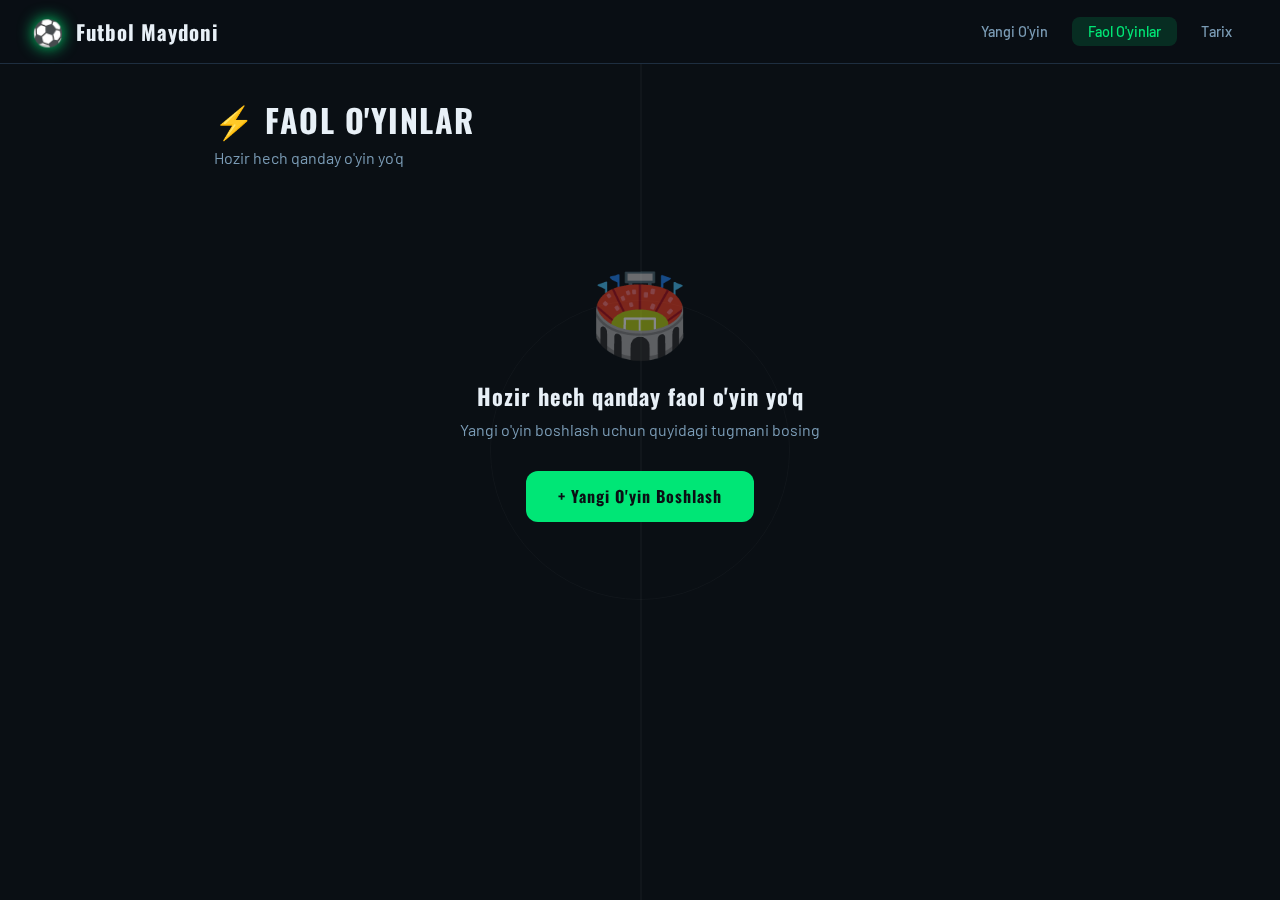
<file: Football Timer/On Computer/active-games/index.html>
<!DOCTYPE html>
<html lang="uz">
<head>
  <meta charset="UTF-8" />
  <meta name="viewport" content="width=device-width, initial-scale=1.0" />
  <title>⚡ Faol O'yinlar — Futbol Maydoni</title>
  <link href="https://fonts.googleapis.com/css2?family=Oswald:wght@400;600;700&family=Barlow:wght@400;500;600&family=Roboto+Mono:wght@700&display=swap" rel="stylesheet">
  <link rel="stylesheet" href="active-style.css">
</head>
<body>

  <div class="pitch-bg">
    <div class="pitch-line center-circle"></div>
    <div class="pitch-line center-line"></div>
  </div>

  <header>
    <div class="header-left">
      <span class="logo-icon">⚽</span>
      <h1>Futbol Maydoni</h1>
    </div>
    <nav>
      <a href="../index.html" class="nav-link">Yangi O'yin</a>
      <a href="index.html" class="nav-link active">
        Faol O'yinlar
        <span class="badge" id="activeCount">0</span>
      </a>
      <a href="../history/index.html" class="nav-link">Tarix</a>
    </nav>
  </header>

  <main>
    <div class="page-title">
      <h2>⚡ Faol O'yinlar</h2>
      <p id="subtitleText">Hozir maydonda o'ynayotgan jamoalar</p>
    </div>

    <!-- EMPTY STATE -->
    <div id="emptyState" class="empty-state hidden">
      <div class="empty-icon">🏟️</div>
      <h3>Hozir hech qanday faol o'yin yo'q</h3>
      <p>Yangi o'yin boshlash uchun quyidagi tugmani bosing</p>
      <a href="../index.html" class="cta-btn">+ Yangi O'yin Boshlash</a>
    </div>

    <!-- GAMES GRID -->
    <div id="gamesGrid" class="games-grid"></div>

    <!-- PENDING SECTION -->
    <div id="pendingSection" class="hidden">
      <h3 class="section-title">⏳ Boshlanmagan O'yinlar</h3>
      <div id="pendingGrid" class="games-grid"></div>
    </div>
  </main>

  <script src="active-js.js"></script>
</body>
</html>
</file>
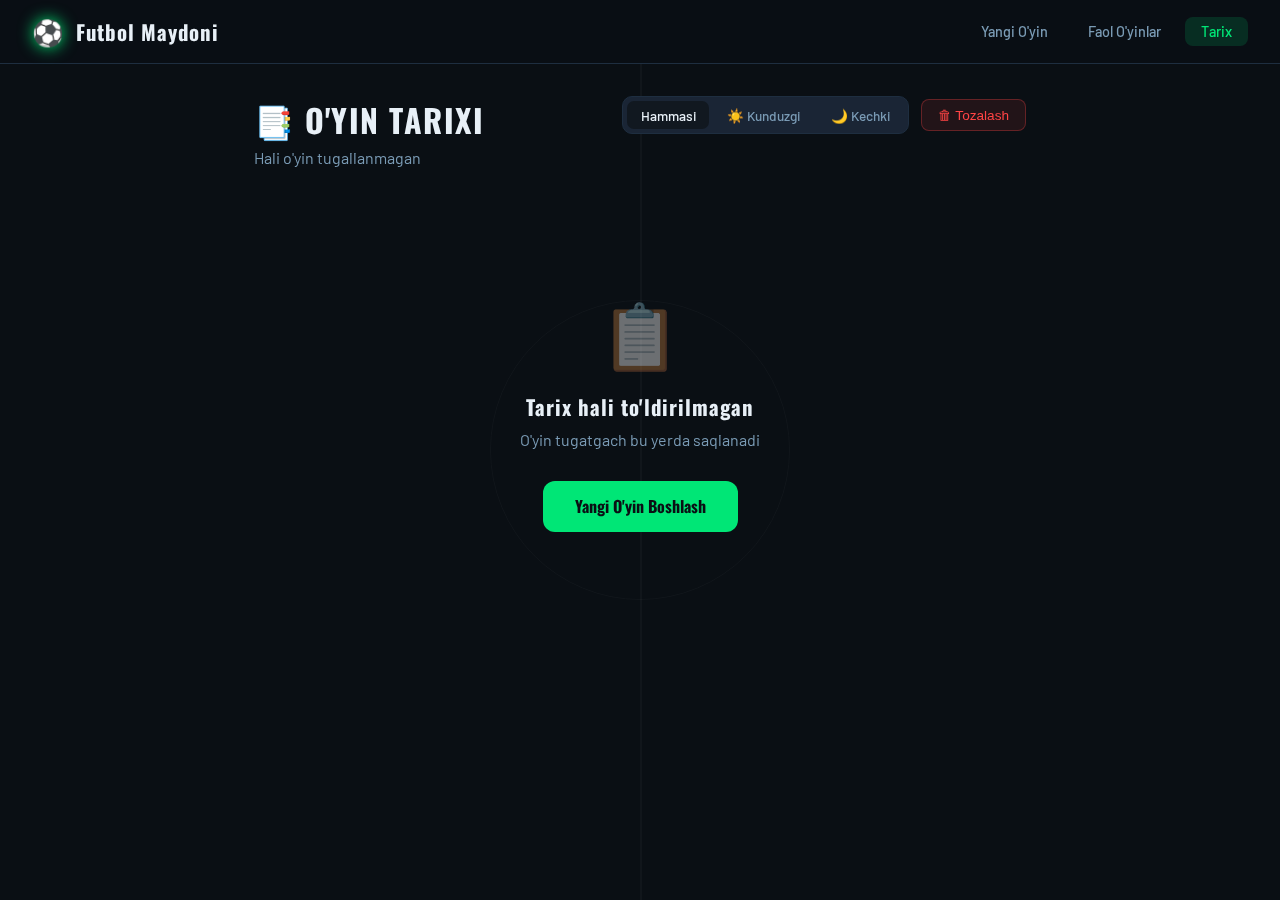
<file: Football Timer/On Computer/history/index.html>
<!DOCTYPE html>
<html lang="uz">
<head>
  <meta charset="UTF-8" />
  <meta name="viewport" content="width=device-width, initial-scale=1.0" />
  <title>📑 Tarix — Futbol Maydoni</title>
  <link href="https://fonts.googleapis.com/css2?family=Oswald:wght@400;600;700&family=Barlow:wght@400;500;600&display=swap" rel="stylesheet">
  <link rel="stylesheet" href="history-style.css">
</head>
<body>

  <div class="pitch-bg">
    <div class="pitch-line center-circle"></div>
    <div class="pitch-line center-line"></div>
  </div>

  <header>
    <div class="header-left">
      <span class="logo-icon">⚽</span>
      <h1>Futbol Maydoni</h1>
    </div>
    <nav>
      <a href="../index.html" class="nav-link">Yangi O'yin</a>
      <a href="../active-games/index.html" class="nav-link">
        Faol O'yinlar
        <span class="badge" id="activeCount">0</span>
      </a>
      <a href="index.html" class="nav-link active">Tarix</a>
    </nav>
  </header>

  <main>
    <div class="page-title">
      <div class="title-row">
        <div>
          <h2>📑 O'yin Tarixi</h2>
          <p id="subtitleText">Barcha tugatilgan o'yinlar</p>
        </div>
        <div class="title-actions">
          <div class="filter-tabs">
            <button class="filter-tab active" data-filter="all">Hammasi</button>
            <button class="filter-tab" data-filter="day">☀️ Kunduzgi</button>
            <button class="filter-tab" data-filter="night">🌙 Kechki</button>
          </div>
          <button class="clear-btn" id="clearBtn">🗑 Tozalash</button>
        </div>
      </div>
    </div>

    <!-- STATS ROW -->
    <div class="stats-row" id="statsRow"></div>

    <!-- EMPTY STATE -->
    <div id="emptyState" class="empty-state hidden">
      <div class="empty-icon">📋</div>
      <h3>Tarix hali to'ldirilmagan</h3>
      <p>O'yin tugatgach bu yerda saqlanadi</p>
      <a href="../index.html" class="cta-btn">Yangi O'yin Boshlash</a>
    </div>

    <!-- HISTORY LIST -->
    <div id="historyList" class="history-list"></div>
  </main>

  <script src="history-js.js"></script>
</body>
</html>
</file>
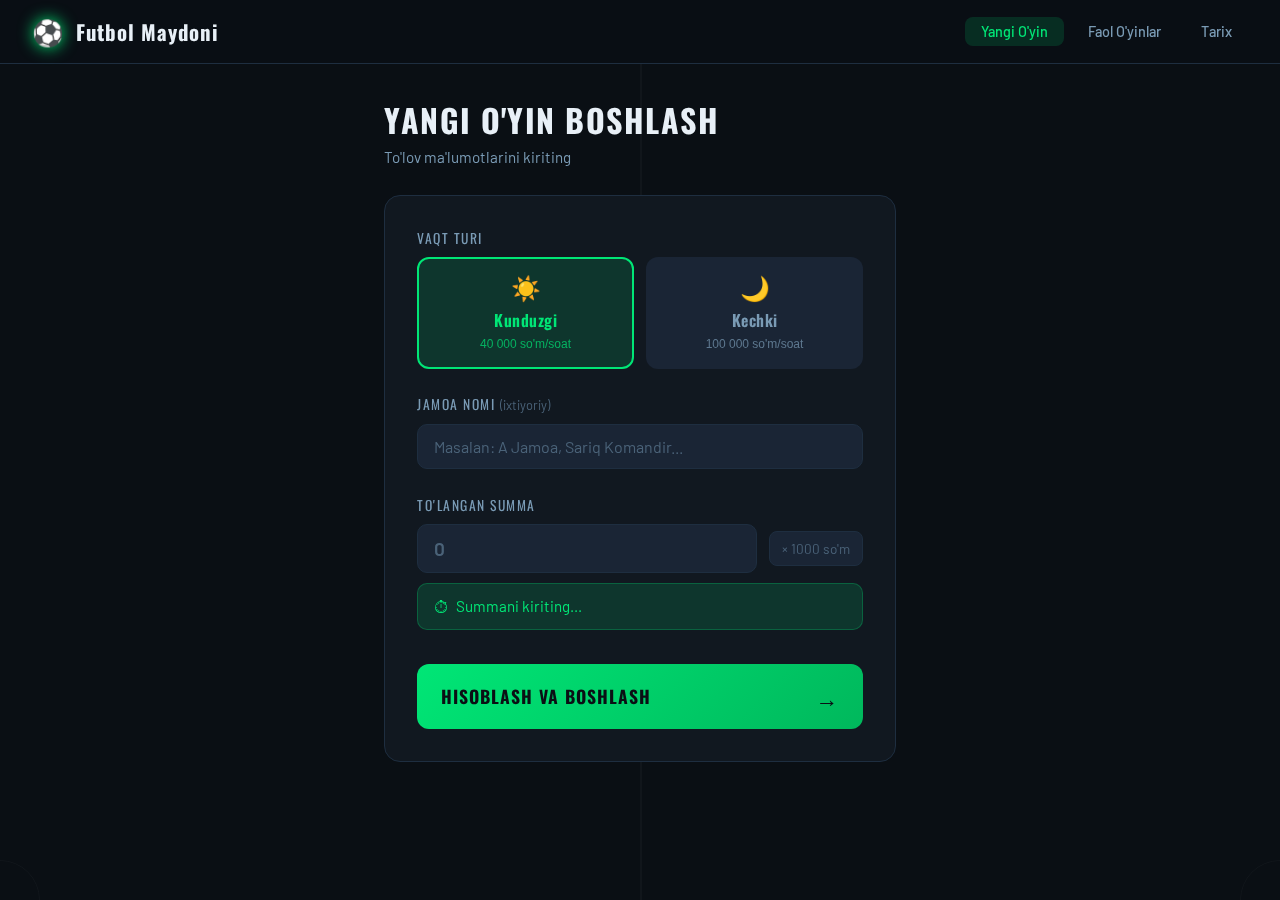
<file: Football Timer/On Computer/timer/index.html>
<!DOCTYPE html>
<html lang="uz">
<head>
  <meta charset="UTF-8" />
  <meta name="viewport" content="width=device-width, initial-scale=1.0" />
  <title>⏱ Taymer — Futbol Maydoni</title>
  <link href="https://fonts.googleapis.com/css2?family=Oswald:wght@400;600;700&family=Barlow:wght@400;500;600&family=Roboto+Mono:wght@700&display=swap" rel="stylesheet">
  <link rel="stylesheet" href="timer-style.css">
</head>
<body>

  <div class="pitch-bg">
    <div class="pitch-line center-circle"></div>
    <div class="pitch-line center-line"></div>
  </div>

  <header>
    <div class="header-left">
      <span class="logo-icon">⚽</span>
      <h1>Futbol Maydoni</h1>
    </div>
    <nav>
      <a href="../index.html" class="nav-link">Bosh Sahifa</a>
      <a href="../active-games/index.html" class="nav-link">
        Faol O'yinlar
        <span class="badge" id="activeCount">0</span>
      </a>
      <a href="../history/index.html" class="nav-link">Tarix</a>
    </nav>
  </header>

  <main>
    <!-- ===== SETUP SECTION ===== -->
    <section id="setupSection">
      <div class="game-badge" id="modeBadge">☀️ Kunduzgi</div>
      <h2 class="team-name" id="setupTeamName">Jamoa</h2>

      <div class="info-grid">
        <div class="info-card">
          <div class="info-label">To'langan summa</div>
          <div class="info-value" id="displayAmount">—</div>
        </div>
        <div class="info-card">
          <div class="info-label">Hisoblangan vaqt</div>
          <div class="info-value" id="displayBaseTime">—</div>
        </div>
      </div>

      <div class="extra-section">
        <label class="field-label" for="extraMinutes">Qo'shimcha vaqt (daqiqa)</label>
        <div class="extra-row">
          <button class="extra-adj" id="extraMinus">−</button>
          <input type="number" id="extraMinutes" class="extra-input" min="0" value="0" />
          <button class="extra-adj" id="extraPlus">+</button>
        </div>
      </div>

      <button class="start-btn" id="confirmStartBtn">
        <span class="start-icon">▶</span> Taymer Boshlash
      </button>

      <div class="captain-row" id="captainRow" style="display:none">
        <span id="captainDisplay"></span>
        <span id="phoneDisplay"></span>
      </div>
    </section>

    <!-- ===== RUNNING SECTION ===== -->
    <section id="runningSection" class="hidden">
      <div class="game-badge running" id="runBadge">☀️ Kunduzgi</div>
      <h2 class="team-name" id="runTeamName">Jamoa</h2>

      <div class="timer-ring-wrap">
        <svg class="ring-svg" viewBox="0 0 300 300">
          <circle class="ring-bg" cx="150" cy="150" r="136"/>
          <circle class="ring-fill" id="ringFill" cx="150" cy="150" r="136"
                  stroke-dasharray="854.5" stroke-dashoffset="0"/>
        </svg>
        <div class="timer-center">
          <div class="timer-display" id="timeDisplay">00:00</div>
          <div class="timer-sub" id="timerSub">qoldi</div>
        </div>
      </div>

      <div class="run-info">
        <div class="run-info-item">
          <span class="run-info-label">Boshlandi</span>
          <span class="run-info-val" id="startedAtDisplay">—</span>
        </div>
        <div class="run-info-item">
          <span class="run-info-label">Tugaydi</span>
          <span class="run-info-val" id="endsAtDisplay">—</span>
        </div>
      </div>

      <div class="action-row">
        <button class="action-btn extend-btn" id="extendBtn">⊕ Vaqt qo'shish</button>
        <button class="action-btn stop-btn" id="stopBtn">⏹ To'xtatish</button>
      </div>
    </section>

    <!-- ===== FINISHED SECTION ===== -->
    <section id="finishedSection" class="hidden">
      <div class="finish-icon">🏁</div>
      <h2 class="finish-title">O'yin Tugadi!</h2>
      <p class="finish-sub" id="finishSub">Vaqt tugadi</p>
      <div class="finish-actions">
        <a href="../index.html" class="finish-btn primary">Yangi O'yin</a>
        <a href="../history/index.html" class="finish-btn secondary">Tarixni Ko'rish</a>
      </div>
    </section>
  </main>

  <!-- EXTEND MODAL -->
  <div class="modal-overlay hidden" id="extendModal">
    <div class="modal">
      <h3>Vaqt Qo'shish</h3>
      <p>Qo'shimcha daqiqa kiriting:</p>
      <div class="extra-row">
        <button class="extra-adj" id="modalMinus">−</button>
        <input type="number" id="modalMinutes" class="extra-input" value="15" min="1" />
        <button class="extra-adj" id="modalPlus">+</button>
      </div>
      <div class="modal-preview" id="modalPreview"></div>
      <div class="modal-actions">
        <button class="modal-btn confirm" id="modalConfirm">Qo'shish</button>
        <button class="modal-btn cancel" id="modalCancel">Bekor</button>
      </div>
    </div>
  </div>

  <script src="timer-js.js"></script>
</body>
</html>
</file>
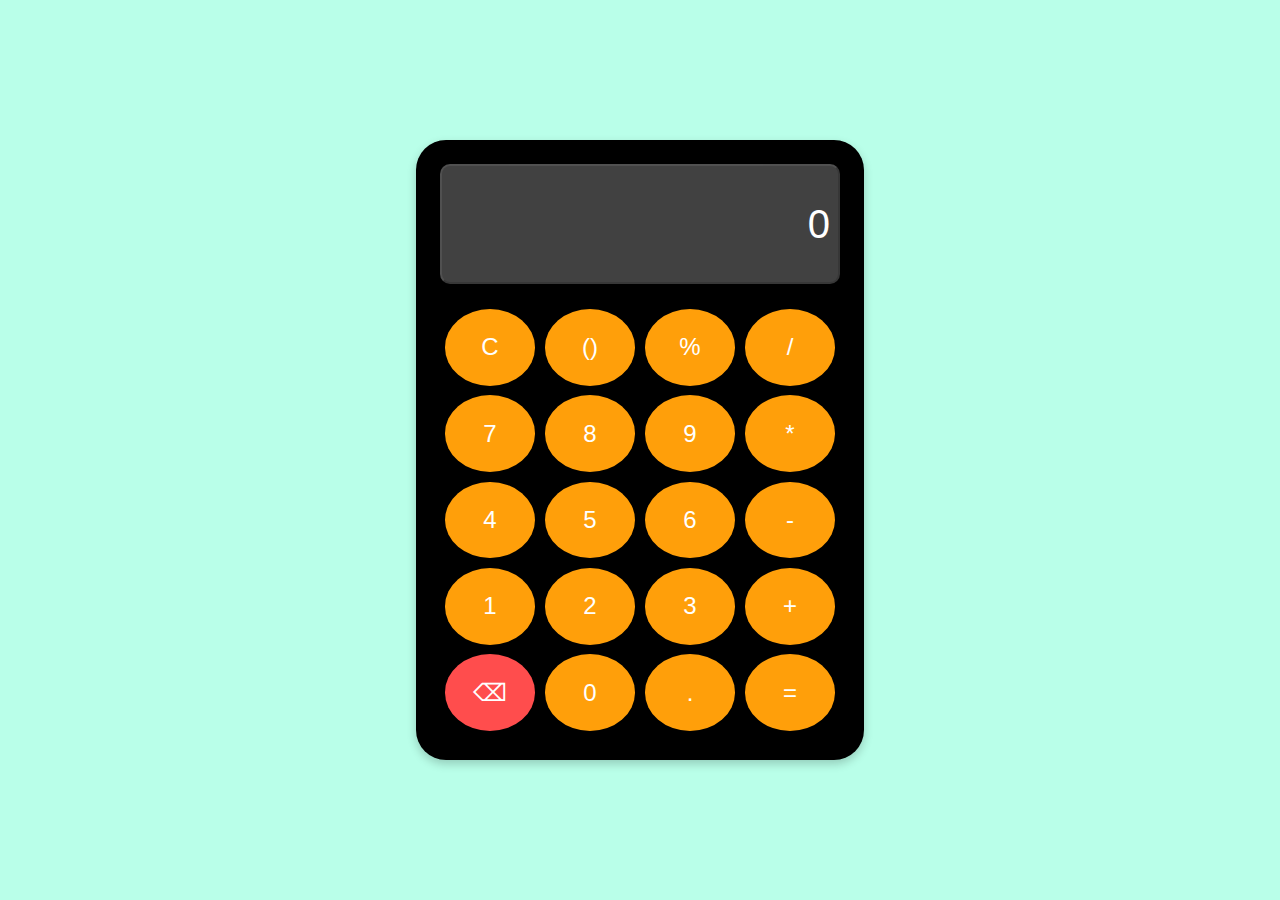
<file: Calculator/Calculator.html>
<!DOCTYPE html>
<html lang="en">
<head>
    <meta charset="UTF-8">
    <meta name="viewport" content="width=device-width, initial-scale=1.0">
    <title>Calculator</title>
    <link rel="stylesheet" href="calculator-style.css">
    <link rel="shortcut icon" href="sb-icon.jpg" type="image/x-icon">
</head>
<body>
    <div class="container">
        <button id="display" disabled class="screen"></button>
        <br>
        <button class="button">C</button>
        <button class="button">()</button>
        <button class="button">%</button>
        <button class="button">/</button>
        <br>
        <button class="button">7</button>
        <button class="button">8</button>
        <button class="button">9</button>
        <button class="button">*</button>
        <br>
        <button class="button">4</button>
        <button class="button">5</button>
        <button class="button">6</button>
        <button class="button">-</button>
        <br>
        <button class="button">1</button>
        <button class="button">2</button>
        <button class="button">3</button>
        <button class="button">+</button>
        <br>
        <button class="button" id="del-button">⌫</button>
        <button class="button">0</button>
        <button class="button">.</button>
        <button class="button">=</button>
    </div>

    <script src="calculator-script.js"></script>
</body>
</html>
</file>
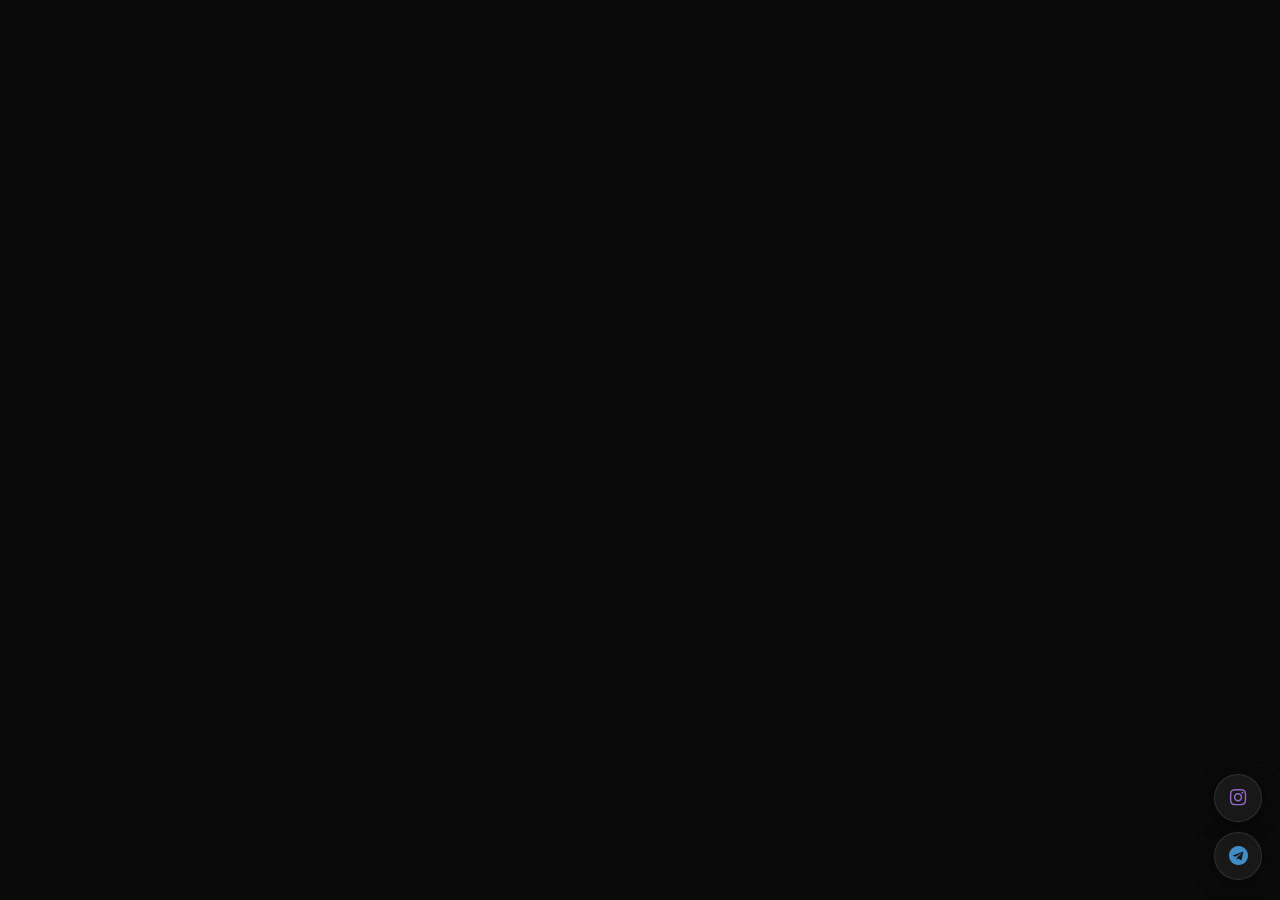
<file: Color-animation/color-animation.html>
<!DOCTYPE html>
<html lang="en">
<head>
    <meta charset="UTF-8">
    <meta name="viewport" content="width=device-width, initial-scale=1.0">
    <title>Background Animation</title>
    <link rel="stylesheet" id="css-dark" href="black.css">
    <link rel="stylesheet" id="css-color" href="all-color.css" disabled>
    <link rel="stylesheet" href="https://cdnjs.cloudflare.com/ajax/libs/font-awesome/4.7.0/css/font-awesome.min.css">
    <link href="https://fonts.googleapis.com/css2?family=Space+Mono&display=swap" rel="stylesheet">
</head>
<body>

    <div class="social-dock">
        <a href="http://instagram.com/Mansurvich.10" target="_blank" class="social-btn insta">
            <i class="fa fa-instagram"></i>
            <span>Mansurvich.10</span>
        </a>
        <a href="https://t.me/saidov_off" target="_blank" class="social-btn tg">
            <i class="fa fa-telegram"></i>
            <span>Behruzbek</span>
        </a>
    </div>

    <script>
        const dark  = document.getElementById('css-dark');
        const color = document.getElementById('css-color');
        let on = false;

        function toggle() {
            on = !on;
            dark.disabled  = on;
            color.disabled = !on;
        }

        // Mouse left-click (not on social links)
        document.body.addEventListener('click', e => {
            if (!e.target.closest('.social-dock')) toggle();
        });

        // Touch (phone)
        document.body.addEventListener('touchend', e => {
            if (!e.target.closest('.social-dock')) {
                e.preventDefault();
                toggle();
            }
        }, { passive: false });

        // Keys: Space, Enter, Ctrl
        document.addEventListener('keydown', e => {
            if (['Space', 'Enter', 'ControlLeft', 'ControlRight'].includes(e.code)) {
                e.preventDefault();
                toggle();
            }
        });
    </script>
</body>
</html>
</file>
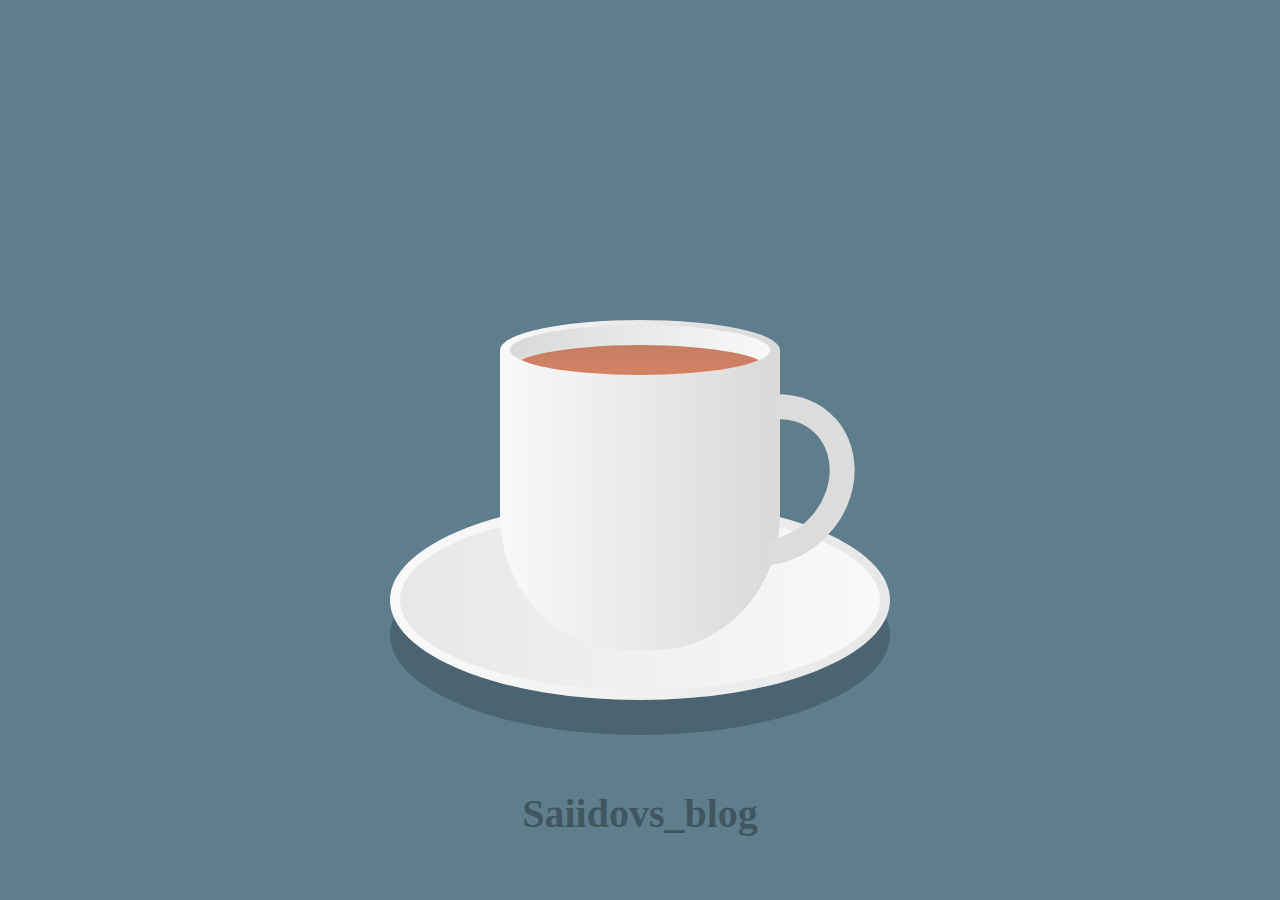
<file: Cup-animation/cup.html>
<!DOCTYPE html>
<html lang="en">

<head>
    <meta charset="UTF-8">
    <meta name="viewport" content="width=device-width, initial-scale=1.0">
    <title>Saiidovs_blog</title>
    <link rel="stylesheet" href="cup.css">
</head>

<body>
    <div class="container">
        <div class="plate">

        </div>
        <div class="cup">
            <div class="top">
                <div class="vapour">
                    <span span="--i:1;"></span>
                    <span span="--i:3;"></span>
                    <span span="--i:16;"></span>
                    <span span="--i:5;"></span>
                    <span span="--i:13;"></span>
                    <span span="--i:20;"></span>
                    <span span="--i:6;"></span>
                    <span span="--i:7;"></span>
                    <span span="--i:10;"></span>
                    <span span="--i:8;"></span>
                    <span span="--i:17;"></span>
                    <span span="--i:11;"></span>
                    <span span="--i:12;"></span>
                    <span span="--i:14;"></span>
                    <span span="--i:2;"></span>
                    <span span="--i:9;"></span>
                    <span span="--i:15;"></span>
                    <span span="--i:4;"></span>
                    <span span="--i:19;"></span>
                </div>
                <div class="circle">
                    <div class="tea">

                    </div>
                </div>
            </div>
            <div class="handle">

            </div>
        </div>
    </div>

    <div class="name">
        <h1>Saiidovs_blog</h1>
    </div>
</body>

</html>
</file>
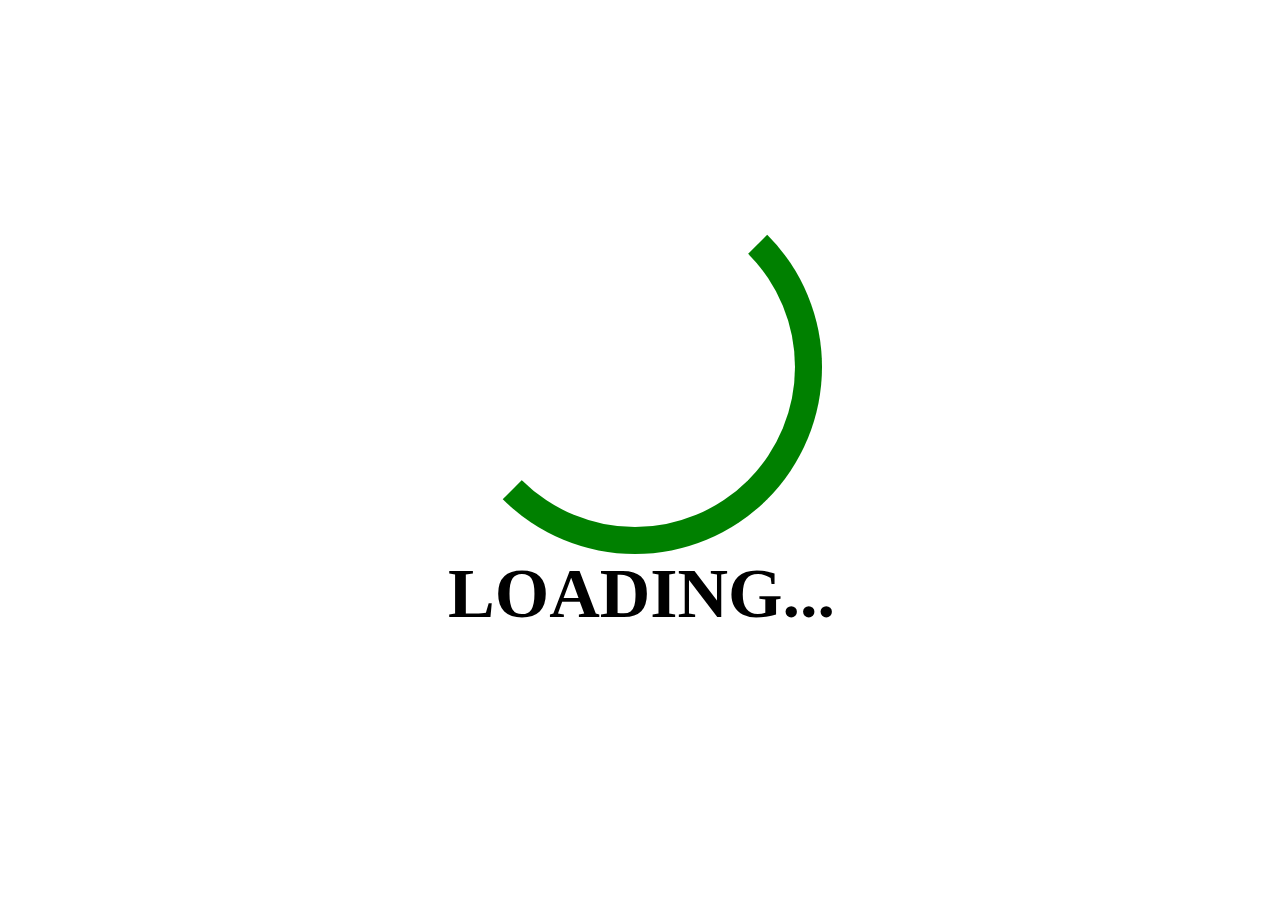
<file: Loading-Animation/loading_anim.html>
<!DOCTYPE html>
<html lang="en">
<head>
    <meta charset="UTF-8">
    <meta name="viewport" content="width=400px, initial-scale=1.0">
    <title>Loading Animation</title>
    <style>
        .loading {
            height: 20rem;
            width: 20rem;
            border: 1.7rem solid green;
            border-top: 1.7rem solid transparent;
            border-left: 1.7rem solid transparent;
            border-radius: 50%;
            transform: rotate(0deg);
            animation-name: sb;
            animation-duration: 1s;
            animation-iteration-count: infinite;
            animation-timing-function: linear;
        }

        .container {
            position: absolute;
            text-align: center;
            left: 35%;
            top: 20%;
        }

        .text {
            text-transform: uppercase;
            font-size: 70px;
            font-weight: 800;
        }

        @keyframes sb {
            0% {
                border-right-color: rgb(255, 0, 255);
                border-bottom-color: rgb(255, 0, 255);
            }

            25% {
                transform: rotate(90deg);
                border-right-color: blue;
                border-bottom-color: blue;
            }

            50% {
                transform: rotate(180deg);
                border-right-color: rgb(255, 0, 0);
                border-bottom-color: rgb(255, 0, 0);
            }

            75% {
                border-right-color: rgb(255, 255, 0);
                border-bottom-color: rgb(255, 255, 0);
            }

            100% {
                transform: rotate(360deg);
                border-right-color: green;
                border-bottom-color: green;
            }
        }
    </style>
</head>

<body>
    <div class="container">
        <div class="loading"></div>
        <div class="text">loading...</div>
    </div>
</body>

</html>
</file>
<file: Calculator/style.css>
:root {
    --bg:       #0b0b0f;
    --body:     #131318;
    --surface:  #1c1c24;
    --surface2: #24242f;
    --op:       #1a2535;
    --op-hover: #1f2e42;
    --accent:   #00d4aa;
    --accent2:  #00aaff;
    --text:     #e8e8f4;
    --muted:    rgba(232,232,244,0.35);
    --border:   rgba(255,255,255,0.07);
    --gap:      9px;
    --r:        16px;
}

* { box-sizing: border-box; margin: 0; padding: 0; }

body {
    min-height: 100vh;
    display: flex;
    align-items: center;
    justify-content: center;
    background: var(--bg);
    font-family: 'Outfit', sans-serif;
    background-image:
        radial-gradient(ellipse at 25% 20%, rgba(0,212,170,.07) 0%, transparent 55%),
        radial-gradient(ellipse at 75% 80%, rgba(0,170,255,.06) 0%, transparent 55%);
}

/* ── SHELL ── */
.calculator {
    width: min(94vw, 390px);
    background: var(--body);
    border: 1px solid var(--border);
    border-radius: 28px;
    padding: 18px;
    box-shadow: 0 32px 80px rgba(0,0,0,.75), 0 0 0 1px rgba(255,255,255,.03);
    animation: appear .5s cubic-bezier(.34,1.56,.64,1) both;
}

@keyframes appear {
    from { opacity:0; transform: translateY(28px) scale(.95); }
    to   { opacity:1; transform: none; }
}

/* ── DISPLAY ── */
.display {
    background: var(--surface);
    border: 1px solid var(--border);
    border-radius: var(--r);
    padding: 14px 18px 12px;
    margin-bottom: 12px;
    min-height: 96px;
    display: flex;
    flex-direction: column;
    justify-content: space-between;
    align-items: flex-end;
    overflow: hidden;
}

.expr {
    font-family: 'DM Mono', monospace;
    font-size: clamp(20px, 5.5vw, 30px);
    color: var(--text);
    word-break: break-all;
    text-align: right;
    line-height: 1.3;
}

.preview {
    font-family: 'DM Mono', monospace;
    font-size: 14px;
    color: var(--accent);
    opacity: .75;
    min-height: 18px;
}

/* ── SCIENTIFIC PANEL ── */
.sci-panel {
    display: grid;
    grid-template-columns: repeat(4, 1fr);
    gap: var(--gap);
    margin-bottom: var(--gap);
    max-height: 0;
    overflow: hidden;
    opacity: 0;
    transition: max-height .4s cubic-bezier(.4,0,.2,1), opacity .3s;
}

.sci-panel.open {
    max-height: 260px;
    opacity: 1;
}

.sci-panel button {
    height: 54px;          
    border-radius: 12px;
    font-size: 15px;
    font-family: 'DM Mono', monospace;
    color: var(--accent);
    background: rgba(0,212,170,.08);
    border: 1px solid rgba(0,212,170,.15);
    cursor: pointer;
    transition: background .2s, transform .15s, box-shadow .2s;
}

.sci-panel button:hover {
    background: rgba(0,212,170,.18);
    box-shadow: 0 0 16px rgba(0,212,170,.22);
}

.sci-panel button:active { transform: scale(.92); }

/* ── PAD ── */
.pad {
    display: grid;
    grid-template-columns: repeat(4, 1fr);
    gap: var(--gap);
}

/* Base number button */
.pad button {
    height: 70px;
    border-radius: var(--r);
    font-size: 20px;
    font-family: 'Outfit', sans-serif;
    color: var(--text);
    background: var(--surface);
    border: 1px solid var(--border);
    cursor: pointer;
    position: relative;
    overflow: hidden;
    -webkit-tap-highlight-color: transparent;
    transition: background .18s, transform .12s, box-shadow .18s;
}

.pad button:hover  { background: var(--surface2); }
.pad button:active { transform: scale(.9); }

/* Ripple flash */
.pad button::after {
    content: '';
    position: absolute;
    inset: 0;
    background: radial-gradient(circle, rgba(255,255,255,.13) 0%, transparent 70%);
    opacity: 0;
    transition: opacity .3s;
    pointer-events: none;
}
.pad button:active::after { opacity: 1; }

/* Utility ops (C, ⌫, f(x)) */
.pad .op {
    background: var(--op);
    border-color: rgba(0,170,255,.1);
    color: #7ad4ff;
    font-size: 17px;
}
.pad .op:hover { background: var(--op-hover); box-shadow: 0 0 14px rgba(0,170,255,.12); }

/* f(x) active state */
.pad .sci-toggle.active {
    background: rgba(0,212,170,.15);
    border-color: rgba(0,212,170,.3);
    color: var(--accent);
    box-shadow: 0 0 14px rgba(0,212,170,.22);
}

/* ── OPERATOR BUTTONS — bigger, bolder ── */
.pad .operator {
    font-size: 28px;       /* much bigger symbol */
    font-weight: 300;
    background: var(--op);
    border: 1px solid rgba(0,212,170,.18);
    color: var(--accent);
    letter-spacing: -1px;
}
.pad .operator:hover {
    background: var(--op-hover);
    box-shadow: 0 0 18px rgba(0,212,170,.2);
    color: #1affd9;
}

/* Equals */
.pad .eq {
    background: linear-gradient(135deg, var(--accent), var(--accent2));
    border: none;
    color: #fff;
    font-size: 24px;
    font-weight: 500;
    box-shadow: 0 4px 22px rgba(0,212,170,.32);
}
.pad .eq:hover { filter: brightness(1.12); box-shadow: 0 6px 28px rgba(0,212,170,.45); }

/* ── KEYBOARD TOOLTIP ── */
.kbd-tip {
    position: fixed;
    background: #1e2535;
    border: 1px solid rgba(0,170,255,.3);
    color: var(--accent2);
    font-family: 'DM Mono', monospace;
    font-size: 12px;
    padding: 4px 10px;
    border-radius: 8px;
    pointer-events: none;
    opacity: 0;
    transform: translateY(-4px);
    transition: opacity .15s, transform .15s;
    white-space: nowrap;
    z-index: 999;
    box-shadow: 0 4px 16px rgba(0,0,0,.5);
}
.kbd-tip.show {
    opacity: 1;
    transform: translateY(0);
}

/* Hide tooltip completely on touch screens */
@media (hover: none) {
    .kbd-tip { display: none !important; }
}

/* ── MOBILE ── */
@media (max-width: 420px) {
    .calculator { padding: 12px; border-radius: 22px; }

    .pad button       { height: 64px; font-size: 19px; border-radius: 13px; }
    .pad .operator    { font-size: 26px; }
    .pad .eq          { font-size: 22px; }
    .sci-panel button { height: 50px; font-size: 13px; }

    .expr   { font-size: 22px; }
    .preview{ font-size: 13px; }
}

@media (max-width: 360px) {
    .pad button       { height: 58px; font-size: 17px; }
    .pad .operator    { font-size: 22px; }
    .sci-panel button { height: 46px; }
}

@media (max-height: 700px) {
    .pad button       { height: 58px; }
    .sci-panel button { height: 46px; }
}
</file>
<file: Football Timer/On Computer/style.css>
:root {
  --bg: #0a0f14;
  --surface: #111820;
  --surface2: #1a2535;
  --border: #1e2e40;
  --green: #00e676;
  --green-dim: #00b85c;
  --green-glow: rgba(0, 230, 118, 0.15);
  --yellow: #ffd600;
  --red: #ff4444;
  --text: #e8f0f7;
  --text-dim: #7a9bb5;
  --text-muted: #4a6278;
  --font-head: 'Oswald', sans-serif;
  --font-body: 'Barlow', sans-serif;
}

*, *::before, *::after { box-sizing: border-box; margin: 0; padding: 0; }

body {
  font-family: var(--font-body);
  background: var(--bg);
  color: var(--text);
  min-height: 100vh;
  overflow-x: hidden;
}

/* ===== PITCH BACKGROUND ===== */
.pitch-bg {
  position: fixed;
  inset: 0;
  pointer-events: none;
  z-index: 0;
  overflow: hidden;
}

.pitch-line {
  position: absolute;
  border: 1px solid rgba(255,255,255,0.03);
}

.center-line {
  width: 1px;
  height: 100vh;
  left: 50%;
  top: 0;
}

.center-circle {
  width: 300px;
  height: 300px;
  border-radius: 50%;
  top: 50%;
  left: 50%;
  transform: translate(-50%, -50%);
}

.corner {
  width: 80px;
  height: 80px;
  border-radius: 50%;
}
.corner.tl { top: -40px; left: -40px; }
.corner.tr { top: -40px; right: -40px; }
.corner.bl { bottom: -40px; left: -40px; }
.corner.br { bottom: -40px; right: -40px; }

/* ===== HEADER ===== */
header {
  position: sticky;
  top: 0;
  z-index: 100;
  display: flex;
  align-items: center;
  justify-content: space-between;
  padding: 0 2rem;
  height: 64px;
  background: rgba(10, 15, 20, 0.95);
  backdrop-filter: blur(12px);
  border-bottom: 1px solid var(--border);
}

.header-left {
  display: flex;
  align-items: center;
  gap: 0.75rem;
}

.logo-icon {
  font-size: 1.6rem;
  filter: drop-shadow(0 0 8px var(--green));
}

header h1 {
  font-family: var(--font-head);
  font-size: 1.3rem;
  font-weight: 700;
  letter-spacing: 1px;
  color: var(--text);
}

nav {
  display: flex;
  align-items: center;
  gap: 0.5rem;
}

.nav-link {
  position: relative;
  display: flex;
  align-items: center;
  gap: 0.4rem;
  padding: 0.4rem 1rem;
  border-radius: 8px;
  text-decoration: none;
  color: var(--text-dim);
  font-size: 0.9rem;
  font-weight: 500;
  transition: all 0.2s;
}

.nav-link:hover {
  color: var(--text);
  background: var(--surface2);
}

.nav-link.active {
  color: var(--green);
  background: var(--green-glow);
}

.badge {
  background: var(--green);
  color: #000;
  font-size: 0.7rem;
  font-weight: 700;
  min-width: 18px;
  height: 18px;
  border-radius: 9px;
  display: inline-flex;
  align-items: center;
  justify-content: center;
  padding: 0 4px;
}

.badge.secondary {
  background: var(--surface2);
  color: var(--text-dim);
}

.badge[data-count="0"] { display: none; }

/* ===== MAIN ===== */
main {
  position: relative;
  z-index: 1;
  max-width: 560px;
  margin: 0 auto;
  padding: 2rem 1.5rem 4rem;
}

.page-title {
  margin-bottom: 1.8rem;
}

.page-title h2 {
  font-family: var(--font-head);
  font-size: 2rem;
  font-weight: 700;
  letter-spacing: 1.5px;
  text-transform: uppercase;
  color: var(--text);
}

.page-title p {
  color: var(--text-dim);
  margin-top: 0.3rem;
  font-size: 0.95rem;
}

/* ===== FORM CARD ===== */
.form-card {
  background: var(--surface);
  border: 1px solid var(--border);
  border-radius: 16px;
  padding: 2rem;
  display: flex;
  flex-direction: column;
  gap: 1.6rem;
}

.form-section { display: flex; flex-direction: column; gap: 0.6rem; }

.section-label {
  font-family: var(--font-head);
  font-size: 0.85rem;
  letter-spacing: 1.5px;
  text-transform: uppercase;
  color: var(--text-dim);
}

.optional {
  font-family: var(--font-body);
  font-weight: 400;
  text-transform: none;
  letter-spacing: 0;
  font-size: 0.8rem;
  color: var(--text-muted);
}

/* MODE SWITCH */
.mode-switch {
  display: grid;
  grid-template-columns: 1fr 1fr;
  gap: 0.75rem;
}

.mode-btn {
  display: flex;
  flex-direction: column;
  align-items: center;
  gap: 0.3rem;
  padding: 1rem;
  background: var(--surface2);
  border: 2px solid transparent;
  border-radius: 12px;
  cursor: pointer;
  color: var(--text-dim);
  transition: all 0.25s;
}

.mode-btn:hover {
  border-color: var(--border);
  color: var(--text);
}

.mode-btn.active {
  border-color: var(--green);
  background: var(--green-glow);
  color: var(--green);
}

.mode-icon { font-size: 1.5rem; }

.mode-name {
  font-family: var(--font-head);
  font-size: 1rem;
  font-weight: 600;
  letter-spacing: 0.5px;
}

.mode-rate {
  font-size: 0.75rem;
  color: inherit;
  opacity: 0.7;
}

/* INPUTS */
.form-input {
  width: 100%;
  padding: 0.75rem 1rem;
  background: var(--surface2);
  border: 1px solid var(--border);
  border-radius: 10px;
  color: var(--text);
  font-family: var(--font-body);
  font-size: 1rem;
  transition: border-color 0.2s;
  outline: none;
  appearance: textfield;
}

.form-input:focus {
  border-color: var(--green);
  box-shadow: 0 0 0 3px var(--green-glow);
}

.form-input::placeholder { color: var(--text-muted); }

.amount-row {
  display: flex;
  align-items: center;
  gap: 0.75rem;
}

.amount-input { flex: 1; font-size: 1.2rem; font-weight: 600; }

.amount-unit {
  white-space: nowrap;
  font-size: 0.85rem;
  color: var(--text-muted);
  background: var(--surface2);
  border: 1px solid var(--border);
  border-radius: 8px;
  padding: 0.5rem 0.75rem;
}

/* TIME PREVIEW */
.time-preview {
  display: flex;
  align-items: center;
  gap: 0.5rem;
  padding: 0.7rem 1rem;
  background: var(--green-glow);
  border: 1px solid rgba(0,230,118,0.25);
  border-radius: 10px;
  font-size: 0.95rem;
  color: var(--green);
  min-height: 44px;
  transition: all 0.3s;
}

.preview-icon { font-size: 1.1rem; }

/* PHONE */
.phone-row {
  display: flex;
  align-items: center;
  gap: 0.5rem;
}

.phone-prefix {
  background: var(--surface2);
  border: 1px solid var(--border);
  border-radius: 10px;
  padding: 0.75rem 0.875rem;
  font-weight: 600;
  color: var(--text-dim);
  white-space: nowrap;
}

.phone-input { flex: 1; }

/* SUBMIT BUTTON */
.submit-btn {
  width: 100%;
  padding: 1rem 1.5rem;
  background: linear-gradient(135deg, var(--green), var(--green-dim));
  border: none;
  border-radius: 12px;
  color: #0a0f14;
  font-family: var(--font-head);
  font-size: 1.1rem;
  font-weight: 700;
  letter-spacing: 1px;
  text-transform: uppercase;
  cursor: pointer;
  display: flex;
  align-items: center;
  justify-content: space-between;
  transition: all 0.25s;
  margin-top: 0.5rem;
}

.submit-btn:hover {
  transform: translateY(-2px);
  box-shadow: 0 8px 24px rgba(0, 230, 118, 0.3);
}

.submit-btn:active { transform: translateY(0); }

.btn-arrow { font-size: 1.4rem; }

/* HIDDEN */
.hidden { display: none !important; }

/* QUICK ACTIVE */
.quick-active {
  margin-top: 2rem;
  background: var(--surface);
  border: 1px solid var(--border);
  border-radius: 16px;
  padding: 1.5rem;
}

.quick-active h3 {
  font-family: var(--font-head);
  font-size: 1rem;
  letter-spacing: 1px;
  margin-bottom: 1rem;
  color: var(--yellow);
}

.quick-game-card {
  display: flex;
  align-items: center;
  justify-content: space-between;
  padding: 0.75rem 1rem;
  background: var(--surface2);
  border-radius: 10px;
  margin-bottom: 0.6rem;
  text-decoration: none;
  color: var(--text);
  border: 1px solid var(--border);
  transition: all 0.2s;
}

.quick-game-card:hover {
  border-color: var(--green);
  background: var(--green-glow);
}

.quick-game-name { font-weight: 600; font-size: 0.95rem; }
.quick-game-mode { font-size: 0.78rem; color: var(--text-muted); }

.quick-game-time {
  font-family: var(--font-head);
  font-size: 1.4rem;
  color: var(--green);
  letter-spacing: 1px;
}

.quick-game-time.urgent { color: var(--red); animation: pulse 1s infinite; }

@keyframes pulse { 0%,100% { opacity: 1; } 50% { opacity: 0.5; } }

.see-all-link {
  display: block;
  text-align: center;
  margin-top: 1rem;
  color: var(--green);
  text-decoration: none;
  font-size: 0.9rem;
  font-weight: 600;
}

/* ===== RESPONSIVE ===== */
@media (max-width: 600px) {
  header { padding: 0 1rem; }
  .nav-link span:not(.badge) { display: none; }
  main { padding: 1.5rem 1rem 3rem; }
  .form-card { padding: 1.5rem; }
}

/* ===== ANIMATIONS ===== */
@keyframes slideUp {
  from { opacity: 0; transform: translateY(20px); }
  to   { opacity: 1; transform: translateY(0); }
}

.form-card { animation: slideUp 0.4s ease; }
.quick-active { animation: slideUp 0.5s ease 0.1s both; }
</file>
<file: Football Timer/On Computer/active-games/active-style.css>
:root {
  --bg: #0a0f14;
  --surface: #111820;
  --surface2: #1a2535;
  --border: #1e2e40;
  --green: #00e676;
  --green-dim: #00b85c;
  --green-glow: rgba(0, 230, 118, 0.15);
  --yellow: #ffd600;
  --orange: #ff9800;
  --red: #ff4444;
  --text: #e8f0f7;
  --text-dim: #7a9bb5;
  --text-muted: #4a6278;
  --font-head: 'Oswald', sans-serif;
  --font-body: 'Barlow', sans-serif;
  --font-mono: 'Roboto Mono', monospace;
}

*, *::before, *::after { box-sizing: border-box; margin: 0; padding: 0; }

body { font-family: var(--font-body); background: var(--bg); color: var(--text); min-height: 100vh; }

.pitch-bg { position: fixed; inset: 0; pointer-events: none; z-index: 0; overflow: hidden; }
.pitch-line { position: absolute; border: 1px solid rgba(255,255,255,0.03); }
.center-line { width: 1px; height: 100vh; left: 50%; top: 0; }
.center-circle { width: 300px; height: 300px; border-radius: 50%; top: 50%; left: 50%; transform: translate(-50%,-50%); }

/* HEADER */
header {
  position: sticky; top: 0; z-index: 100;
  display: flex; align-items: center; justify-content: space-between;
  padding: 0 2rem; height: 64px;
  background: rgba(10,15,20,0.95);
  backdrop-filter: blur(12px);
  border-bottom: 1px solid var(--border);
}

.header-left { display: flex; align-items: center; gap: 0.75rem; }
.logo-icon { font-size: 1.6rem; filter: drop-shadow(0 0 8px var(--green)); }
header h1 { font-family: var(--font-head); font-size: 1.3rem; font-weight: 700; letter-spacing: 1px; }

nav { display: flex; align-items: center; gap: 0.5rem; }

.nav-link {
  display: flex; align-items: center; gap: 0.4rem;
  padding: 0.4rem 1rem; border-radius: 8px;
  text-decoration: none; color: var(--text-dim);
  font-size: 0.9rem; font-weight: 500; transition: all 0.2s;
}
.nav-link:hover { color: var(--text); background: var(--surface2); }
.nav-link.active { color: var(--green); background: var(--green-glow); }

.badge {
  background: var(--green); color: #000;
  font-size: 0.7rem; font-weight: 700;
  min-width: 18px; height: 18px; border-radius: 9px;
  display: inline-flex; align-items: center; justify-content: center; padding: 0 4px;
}
.badge[data-count="0"] { display: none; }

/* MAIN */
main { position: relative; z-index: 1; max-width: 900px; margin: 0 auto; padding: 2rem 1.5rem 4rem; }

.page-title { margin-bottom: 2rem; }
.page-title h2 { font-family: var(--font-head); font-size: 2rem; font-weight: 700; letter-spacing: 1.5px; text-transform: uppercase; }
.page-title p { color: var(--text-dim); margin-top: 0.3rem; }

.hidden { display: none !important; }

/* EMPTY STATE */
.empty-state {
  text-align: center;
  padding: 4rem 2rem;
}
.empty-icon { font-size: 5rem; margin-bottom: 1rem; opacity: 0.5; }
.empty-state h3 { font-family: var(--font-head); font-size: 1.4rem; letter-spacing: 1px; margin-bottom: 0.5rem; }
.empty-state p { color: var(--text-dim); margin-bottom: 2rem; }

.cta-btn {
  display: inline-block;
  padding: 0.85rem 2rem;
  background: var(--green);
  color: #0a0f14;
  border-radius: 12px;
  text-decoration: none;
  font-family: var(--font-head);
  font-size: 1rem;
  font-weight: 700;
  letter-spacing: 1px;
  transition: all 0.2s;
}
.cta-btn:hover { box-shadow: 0 6px 20px rgba(0,230,118,0.3); transform: translateY(-2px); }

/* GAMES GRID */
.games-grid {
  display: grid;
  grid-template-columns: repeat(auto-fill, minmax(300px, 1fr));
  gap: 1.25rem;
  margin-bottom: 2rem;
}

/* GAME CARD */
.game-card {
  position: relative;
  background: var(--surface);
  border: 1px solid var(--border);
  border-radius: 16px;
  padding: 1.5rem;
  text-decoration: none;
  color: var(--text);
  transition: all 0.25s;
  display: flex;
  flex-direction: column;
  gap: 1rem;
  overflow: hidden;
  animation: cardIn 0.35s ease both;
}

.game-card:hover { border-color: var(--green); transform: translateY(-3px); box-shadow: 0 12px 30px rgba(0,0,0,0.4); }

.game-card::before {
  content: '';
  position: absolute;
  top: 0; left: 0; right: 0; height: 3px;
  background: linear-gradient(90deg, var(--green), var(--green-dim));
  border-radius: 16px 16px 0 0;
}

.game-card.urgent::before { background: linear-gradient(90deg, var(--red), var(--orange)); }
.game-card.warning::before { background: linear-gradient(90deg, var(--orange), var(--yellow)); }
.game-card.pending::before { background: var(--surface2); }

.card-top { display: flex; align-items: flex-start; justify-content: space-between; }

.card-mode {
  font-size: 0.72rem; text-transform: uppercase; letter-spacing: 1.5px;
  color: var(--text-muted); margin-bottom: 0.3rem;
}

.card-name {
  font-family: var(--font-head);
  font-size: 1.3rem; font-weight: 700;
  letter-spacing: 0.5px; line-height: 1.1;
}

.status-dot {
  width: 8px; height: 8px;
  border-radius: 50%;
  background: var(--green);
  box-shadow: 0 0 8px var(--green);
  animation: blink 1.5s infinite;
  flex-shrink: 0;
  margin-top: 4px;
}
.status-dot.pending-dot { background: var(--text-muted); box-shadow: none; animation: none; }

@keyframes blink { 0%,100% { opacity: 1; } 50% { opacity: 0.3; } }

.card-timer {
  font-family: var(--font-mono);
  font-size: 2.8rem;
  font-weight: 700;
  letter-spacing: 2px;
  color: var(--green);
  line-height: 1;
  text-align: center;
}
.card-timer.urgent { color: var(--red); animation: urgentBlink 1s infinite; }
.card-timer.warning { color: var(--orange); }
.card-timer.pending { color: var(--text-muted); font-size: 1.4rem; font-family: var(--font-head); }

@keyframes urgentBlink { 0%,100% { opacity: 1; } 50% { opacity: 0.6; } }

.card-footer {
  display: flex;
  justify-content: space-between;
  align-items: center;
  border-top: 1px solid var(--border);
  padding-top: 0.75rem;
}

.card-amount { font-size: 0.85rem; color: var(--text-dim); }
.card-amount strong { color: var(--text); }

.card-link-hint {
  font-size: 0.78rem;
  color: var(--text-muted);
  display: flex;
  align-items: center;
  gap: 0.3rem;
}

.section-title {
  font-family: var(--font-head);
  font-size: 1.1rem;
  letter-spacing: 1px;
  color: var(--text-dim);
  text-transform: uppercase;
  margin-bottom: 1rem;
}

@keyframes cardIn {
  from { opacity: 0; transform: translateY(12px); }
  to { opacity: 1; transform: translateY(0); }
}

@media (max-width: 600px) {
  header { padding: 0 1rem; }
  .nav-link span:not(.badge) { display: none; }
  main { padding: 1.5rem 1rem 3rem; }
  .games-grid { grid-template-columns: 1fr; }
}
</file>
<file: Football Timer/On Computer/history/history-style.css>
:root {
  --bg: #0a0f14;
  --surface: #111820;
  --surface2: #1a2535;
  --border: #1e2e40;
  --green: #00e676;
  --green-dim: #00b85c;
  --green-glow: rgba(0, 230, 118, 0.15);
  --yellow: #ffd600;
  --red: #ff4444;
  --text: #e8f0f7;
  --text-dim: #7a9bb5;
  --text-muted: #4a6278;
  --font-head: 'Oswald', sans-serif;
  --font-body: 'Barlow', sans-serif;
}

*, *::before, *::after { box-sizing: border-box; margin: 0; padding: 0; }
body { font-family: var(--font-body); background: var(--bg); color: var(--text); min-height: 100vh; }

.pitch-bg { position: fixed; inset: 0; pointer-events: none; z-index: 0; overflow: hidden; }
.pitch-line { position: absolute; border: 1px solid rgba(255,255,255,0.03); }
.center-line { width: 1px; height: 100vh; left: 50%; top: 0; }
.center-circle { width: 300px; height: 300px; border-radius: 50%; top: 50%; left: 50%; transform: translate(-50%,-50%); }

header {
  position: sticky; top: 0; z-index: 100;
  display: flex; align-items: center; justify-content: space-between;
  padding: 0 2rem; height: 64px;
  background: rgba(10,15,20,0.95);
  backdrop-filter: blur(12px);
  border-bottom: 1px solid var(--border);
}
.header-left { display: flex; align-items: center; gap: 0.75rem; }
.logo-icon { font-size: 1.6rem; filter: drop-shadow(0 0 8px var(--green)); }
header h1 { font-family: var(--font-head); font-size: 1.3rem; font-weight: 700; letter-spacing: 1px; }
nav { display: flex; align-items: center; gap: 0.5rem; }
.nav-link {
  display: flex; align-items: center; gap: 0.4rem;
  padding: 0.4rem 1rem; border-radius: 8px;
  text-decoration: none; color: var(--text-dim);
  font-size: 0.9rem; font-weight: 500; transition: all 0.2s;
}
.nav-link:hover { color: var(--text); background: var(--surface2); }
.nav-link.active { color: var(--green); background: var(--green-glow); }
.badge {
  background: var(--green); color: #000;
  font-size: 0.7rem; font-weight: 700;
  min-width: 18px; height: 18px; border-radius: 9px;
  display: inline-flex; align-items: center; justify-content: center; padding: 0 4px;
}
.badge[data-count="0"] { display: none; }

main { position: relative; z-index: 1; max-width: 820px; margin: 0 auto; padding: 2rem 1.5rem 4rem; }

.page-title { margin-bottom: 2rem; }
.title-row {
  display: flex;
  align-items: flex-start;
  justify-content: space-between;
  gap: 1rem;
  flex-wrap: wrap;
}
.page-title h2 { font-family: var(--font-head); font-size: 2rem; font-weight: 700; letter-spacing: 1.5px; text-transform: uppercase; }
.page-title p { color: var(--text-dim); margin-top: 0.3rem; }

.title-actions { display: flex; align-items: center; gap: 0.75rem; flex-wrap: wrap; }

.filter-tabs { display: flex; gap: 0.25rem; background: var(--surface2); border: 1px solid var(--border); border-radius: 10px; padding: 4px; }
.filter-tab {
  padding: 0.35rem 0.85rem;
  border: none; border-radius: 7px;
  background: transparent; color: var(--text-dim);
  font-family: var(--font-body); font-size: 0.85rem; font-weight: 500;
  cursor: pointer; transition: all 0.2s;
}
.filter-tab.active { background: var(--surface); color: var(--text); }
.filter-tab:hover { color: var(--text); }

.clear-btn {
  padding: 0.45rem 1rem;
  background: rgba(255,68,68,0.1);
  border: 1px solid rgba(255,68,68,0.3);
  border-radius: 8px;
  color: var(--red);
  font-size: 0.85rem;
  cursor: pointer;
  transition: all 0.2s;
}
.clear-btn:hover { background: rgba(255,68,68,0.2); }

.hidden { display: none !important; }

/* STATS ROW */
.stats-row {
  display: grid;
  grid-template-columns: repeat(auto-fit, minmax(140px, 1fr));
  gap: 1rem;
  margin-bottom: 2rem;
}

.stat-card {
  background: var(--surface);
  border: 1px solid var(--border);
  border-radius: 12px;
  padding: 1rem 1.25rem;
}
.stat-label { font-size: 0.72rem; text-transform: uppercase; letter-spacing: 1px; color: var(--text-muted); margin-bottom: 0.4rem; }
.stat-value { font-family: var(--font-head); font-size: 1.5rem; font-weight: 700; color: var(--green); }
.stat-value.yellow { color: var(--yellow); }

/* EMPTY STATE */
.empty-state { text-align: center; padding: 4rem 2rem; }
.empty-icon { font-size: 4rem; opacity: 0.4; margin-bottom: 1rem; }
.empty-state h3 { font-family: var(--font-head); font-size: 1.3rem; letter-spacing: 1px; margin-bottom: 0.5rem; }
.empty-state p { color: var(--text-dim); margin-bottom: 2rem; }
.cta-btn {
  display: inline-block; padding: 0.85rem 2rem;
  background: var(--green); color: #0a0f14;
  border-radius: 12px; text-decoration: none;
  font-family: var(--font-head); font-size: 1rem; font-weight: 700;
  transition: all 0.2s;
}
.cta-btn:hover { box-shadow: 0 6px 20px rgba(0,230,118,0.3); }

/* HISTORY LIST */
.history-list { display: flex; flex-direction: column; gap: 1rem; }

.history-item {
  background: var(--surface);
  border: 1px solid var(--border);
  border-radius: 14px;
  padding: 1.25rem 1.5rem;
  display: grid;
  grid-template-columns: 1fr auto;
  gap: 0.75rem 1.5rem;
  align-items: start;
  animation: itemIn 0.3s ease both;
  transition: border-color 0.2s;
}
.history-item:hover { border-color: var(--text-muted); }

.item-left {}

.item-header { display: flex; align-items: center; gap: 0.75rem; margin-bottom: 0.6rem; }

.item-mode-badge {
  display: inline-flex;
  padding: 0.2rem 0.6rem;
  border-radius: 6px;
  font-size: 0.72rem;
  font-weight: 600;
  text-transform: uppercase;
  letter-spacing: 0.5px;
}
.item-mode-badge.day { background: rgba(255,214,0,0.1); color: var(--yellow); }
.item-mode-badge.night { background: rgba(100,120,255,0.1); color: #8899ff; }

.item-name { font-family: var(--font-head); font-size: 1.2rem; font-weight: 700; }

.item-details { display: flex; flex-wrap: wrap; gap: 0.5rem 1.5rem; }
.item-detail { font-size: 0.85rem; color: var(--text-dim); }
.item-detail span { color: var(--text); font-weight: 500; }

.item-reason {
  margin-top: 0.5rem;
  font-size: 0.8rem;
  color: var(--text-muted);
  font-style: italic;
}

.item-right { text-align: right; }

.item-amount {
  font-family: var(--font-head);
  font-size: 1.4rem;
  font-weight: 700;
  color: var(--green);
  white-space: nowrap;
}

.item-duration { font-size: 0.85rem; color: var(--text-muted); margin-top: 0.2rem; }

.item-date { font-size: 0.78rem; color: var(--text-muted); margin-top: 0.6rem; }

@keyframes itemIn {
  from { opacity: 0; transform: translateX(-10px); }
  to { opacity: 1; transform: translateX(0); }
}

@media (max-width: 600px) {
  header { padding: 0 1rem; }
  .nav-link span:not(.badge) { display: none; }
  main { padding: 1.5rem 1rem 3rem; }
  .history-item { grid-template-columns: 1fr; }
  .item-right { text-align: left; }
  .title-row { flex-direction: column; }
}
</file>
<file: Football Timer/On Computer/timer/timer-style.css>
:root {
  --bg: #0a0f14;
  --surface: #111820;
  --surface2: #1a2535;
  --border: #1e2e40;
  --green: #00e676;
  --green-dim: #00b85c;
  --green-glow: rgba(0, 230, 118, 0.15);
  --yellow: #ffd600;
  --orange: #ff9800;
  --red: #ff4444;
  --text: #e8f0f7;
  --text-dim: #7a9bb5;
  --text-muted: #4a6278;
  --font-head: 'Oswald', sans-serif;
  --font-body: 'Barlow', sans-serif;
  --font-mono: 'Roboto Mono', monospace;
}

*, *::before, *::after { box-sizing: border-box; margin: 0; padding: 0; }

body {
  font-family: var(--font-body);
  background: var(--bg);
  color: var(--text);
  min-height: 100vh;
}

.pitch-bg {
  position: fixed;
  inset: 0;
  pointer-events: none;
  z-index: 0;
  overflow: hidden;
}
.pitch-line { position: absolute; border: 1px solid rgba(255,255,255,0.03); }
.center-line { width: 1px; height: 100vh; left: 50%; top: 0; }
.center-circle { width: 300px; height: 300px; border-radius: 50%; top: 50%; left: 50%; transform: translate(-50%,-50%); }

/* HEADER */
header {
  position: sticky; top: 0; z-index: 100;
  display: flex; align-items: center; justify-content: space-between;
  padding: 0 2rem; height: 64px;
  background: rgba(10,15,20,0.95);
  backdrop-filter: blur(12px);
  border-bottom: 1px solid var(--border);
}

.header-left { display: flex; align-items: center; gap: 0.75rem; }
.logo-icon { font-size: 1.6rem; filter: drop-shadow(0 0 8px var(--green)); }
header h1 { font-family: var(--font-head); font-size: 1.3rem; font-weight: 700; letter-spacing: 1px; }

nav { display: flex; align-items: center; gap: 0.5rem; }

.nav-link {
  display: flex; align-items: center; gap: 0.4rem;
  padding: 0.4rem 1rem; border-radius: 8px;
  text-decoration: none; color: var(--text-dim);
  font-size: 0.9rem; font-weight: 500;
  transition: all 0.2s;
}
.nav-link:hover { color: var(--text); background: var(--surface2); }

.badge {
  background: var(--green); color: #000;
  font-size: 0.7rem; font-weight: 700;
  min-width: 18px; height: 18px; border-radius: 9px;
  display: inline-flex; align-items: center; justify-content: center;
  padding: 0 4px;
}
.badge[data-count="0"] { display: none; }

/* MAIN */
main {
  position: relative; z-index: 1;
  max-width: 520px; margin: 0 auto;
  padding: 2rem 1.5rem 4rem;
  text-align: center;
}

.hidden { display: none !important; }

/* GAME BADGE */
.game-badge {
  display: inline-block;
  padding: 0.3rem 1rem;
  border-radius: 20px;
  font-family: var(--font-head);
  font-size: 0.85rem;
  letter-spacing: 1px;
  text-transform: uppercase;
  background: var(--surface2);
  border: 1px solid var(--border);
  color: var(--text-dim);
  margin-bottom: 1rem;
}
.game-badge.running { background: var(--green-glow); border-color: var(--green); color: var(--green); }

.team-name {
  font-family: var(--font-head);
  font-size: 2.2rem;
  font-weight: 700;
  letter-spacing: 2px;
  text-transform: uppercase;
  margin-bottom: 1.5rem;
}

/* INFO GRID */
.info-grid {
  display: grid;
  grid-template-columns: 1fr 1fr;
  gap: 1rem;
  margin-bottom: 1.8rem;
}

.info-card {
  background: var(--surface2);
  border: 1px solid var(--border);
  border-radius: 12px;
  padding: 1rem;
}

.info-label {
  font-size: 0.75rem;
  color: var(--text-muted);
  text-transform: uppercase;
  letter-spacing: 1px;
  margin-bottom: 0.4rem;
}

.info-value {
  font-family: var(--font-head);
  font-size: 1.2rem;
  font-weight: 600;
  color: var(--text);
}

/* EXTRA TIME */
.extra-section {
  background: var(--surface);
  border: 1px solid var(--border);
  border-radius: 12px;
  padding: 1.25rem;
  margin-bottom: 1.5rem;
}

.field-label {
  display: block;
  font-size: 0.8rem;
  color: var(--text-muted);
  text-transform: uppercase;
  letter-spacing: 1px;
  margin-bottom: 0.75rem;
}

.extra-row {
  display: flex;
  align-items: center;
  gap: 0.75rem;
  justify-content: center;
}

.extra-adj {
  width: 40px; height: 40px;
  background: var(--surface2);
  border: 1px solid var(--border);
  border-radius: 8px;
  color: var(--text);
  font-size: 1.4rem;
  cursor: pointer;
  transition: all 0.2s;
  display: flex; align-items: center; justify-content: center;
  padding: 0;
}
.extra-adj:hover { border-color: var(--green); color: var(--green); }

.extra-input {
  width: 90px;
  text-align: center;
  padding: 0.5rem;
  background: var(--surface2);
  border: 1px solid var(--border);
  border-radius: 8px;
  color: var(--text);
  font-size: 1.2rem;
  font-weight: 600;
  outline: none;
  appearance: textfield;
}
.extra-input:focus { border-color: var(--green); }

/* START BUTTON */
.start-btn {
  width: 100%;
  padding: 1rem;
  background: linear-gradient(135deg, var(--green), var(--green-dim));
  border: none;
  border-radius: 12px;
  color: #0a0f14;
  font-family: var(--font-head);
  font-size: 1.2rem;
  font-weight: 700;
  letter-spacing: 1.5px;
  text-transform: uppercase;
  cursor: pointer;
  transition: all 0.25s;
  display: flex;
  align-items: center;
  justify-content: center;
  gap: 0.75rem;
}
.start-btn:hover { transform: translateY(-2px); box-shadow: 0 8px 24px rgba(0,230,118,0.3); }
.start-icon { font-size: 0.9rem; }

/* CAPTAIN ROW */
.captain-row {
  margin-top: 1rem;
  display: flex;
  gap: 1rem;
  justify-content: center;
  font-size: 0.85rem;
  color: var(--text-muted);
}

/* ===== RING TIMER ===== */
.timer-ring-wrap {
  position: relative;
  width: 300px;
  height: 300px;
  margin: 1.5rem auto;
}

.ring-svg {
  width: 100%;
  height: 100%;
  transform: rotate(-90deg);
  position: absolute;
  top: 0; left: 0;
}

.ring-bg {
  fill: none;
  stroke: var(--surface2);
  stroke-width: 12;
}

.ring-fill {
  fill: none;
  stroke: var(--green);
  stroke-width: 12;
  stroke-linecap: round;
  transition: stroke-dashoffset 1s linear, stroke 0.5s;
}

.ring-fill.urgent { stroke: var(--red); }
.ring-fill.warning { stroke: var(--orange); }

.timer-center {
  position: absolute;
  inset: 0;
  display: flex;
  flex-direction: column;
  align-items: center;
  justify-content: center;
  padding: 52px; /* keeps text safely inside ring */
}

.timer-display {
  font-family: var(--font-mono);
  font-size: 2.6rem;
  font-weight: 700;
  color: var(--text);
  letter-spacing: 0px;
  line-height: 1;
  white-space: nowrap;
}

.timer-display.urgent { color: var(--red); }

.timer-sub {
  margin-top: 0.3rem;
  font-size: 0.75rem;
  text-transform: uppercase;
  letter-spacing: 2px;
  color: var(--text-muted);
}

/* RUN INFO */
.run-info {
  display: flex;
  gap: 2rem;
  justify-content: center;
  margin-bottom: 1.5rem;
}

.run-info-item { text-align: center; }
.run-info-label { display: block; font-size: 0.72rem; color: var(--text-muted); text-transform: uppercase; letter-spacing: 1px; margin-bottom: 0.2rem; }
.run-info-val { font-weight: 600; font-size: 0.95rem; color: var(--text-dim); }

/* ACTION BUTTONS */
.action-row {
  display: flex;
  gap: 1rem;
}

.action-btn {
  flex: 1;
  padding: 0.85rem;
  border: none;
  border-radius: 12px;
  font-family: var(--font-head);
  font-size: 1rem;
  font-weight: 700;
  letter-spacing: 0.5px;
  cursor: pointer;
  transition: all 0.2s;
}

.extend-btn {
  background: var(--surface2);
  border: 1px solid var(--border);
  color: var(--text);
}
.extend-btn:hover { border-color: var(--yellow); color: var(--yellow); }

.stop-btn {
  background: rgba(255,68,68,0.1);
  border: 1px solid rgba(255,68,68,0.3);
  color: var(--red);
}
.stop-btn:hover { background: rgba(255,68,68,0.2); }

/* ===== FINISHED ===== */
.finish-icon { font-size: 4rem; margin-bottom: 1rem; animation: bounceIn 0.5s; }
.finish-title {
  font-family: var(--font-head);
  font-size: 2.5rem;
  font-weight: 700;
  letter-spacing: 2px;
  text-transform: uppercase;
  margin-bottom: 0.5rem;
}
.finish-sub { color: var(--text-dim); margin-bottom: 2rem; }

.finish-actions { display: flex; gap: 1rem; justify-content: center; flex-wrap: wrap; }

.finish-btn {
  padding: 0.9rem 2rem;
  border-radius: 12px;
  text-decoration: none;
  font-family: var(--font-head);
  font-size: 1rem;
  font-weight: 700;
  letter-spacing: 1px;
  transition: all 0.2s;
}
.finish-btn.primary { background: var(--green); color: #0a0f14; }
.finish-btn.primary:hover { box-shadow: 0 6px 20px rgba(0,230,118,0.3); }
.finish-btn.secondary { background: var(--surface2); color: var(--text-dim); border: 1px solid var(--border); }
.finish-btn.secondary:hover { color: var(--text); }

/* ===== MODAL ===== */
.modal-overlay {
  position: fixed; inset: 0;
  background: rgba(0,0,0,0.7);
  backdrop-filter: blur(4px);
  z-index: 200;
  display: flex; align-items: center; justify-content: center;
}

.modal {
  background: var(--surface);
  border: 1px solid var(--border);
  border-radius: 16px;
  padding: 2rem;
  width: 90%;
  max-width: 340px;
  text-align: center;
  animation: slideUp 0.25s ease;
}

.modal h3 {
  font-family: var(--font-head);
  font-size: 1.4rem;
  letter-spacing: 1px;
  margin-bottom: 0.5rem;
}

.modal p { color: var(--text-dim); margin-bottom: 1.25rem; }

.modal-preview {
  margin-top: 0.75rem;
  font-size: 0.9rem;
  color: var(--yellow);
  min-height: 1.2em;
}

.modal-actions {
  display: flex;
  gap: 0.75rem;
  margin-top: 1.5rem;
}

.modal-btn {
  flex: 1;
  padding: 0.75rem;
  border: none;
  border-radius: 10px;
  font-family: var(--font-head);
  font-size: 1rem;
  font-weight: 700;
  cursor: pointer;
  transition: all 0.2s;
}
.modal-btn.confirm { background: var(--green); color: #0a0f14; }
.modal-btn.cancel { background: var(--surface2); color: var(--text-dim); border: 1px solid var(--border); }

@keyframes slideUp {
  from { opacity: 0; transform: translateY(20px); }
  to { opacity: 1; transform: translateY(0); }
}

@keyframes bounceIn {
  0% { transform: scale(0.5); opacity: 0; }
  70% { transform: scale(1.1); }
  100% { transform: scale(1); opacity: 1; }
}

@keyframes urgentPulse {
  0%,100% { box-shadow: 0 0 0 0 rgba(255,68,68,0); }
  50% { box-shadow: 0 0 30px 10px rgba(255,68,68,0.15); }
}

body.urgent-mode main { animation: urgentPulse 1.5s infinite; }

@media (max-width: 500px) {
  header { padding: 0 1rem; }
  .nav-link span:not(.badge) { display: none; }
  .team-name { font-size: 1.6rem; }
  .timer-display { font-size: 2.4rem; }
  .timer-ring-wrap { width: 200px; height: 200px; }
}
</file>
<file: Calculator/calculator-style.css>
:root {
    --background: rgb(185, 255, 233);
    --container: rgb(0, 0, 0);
    --button: #ff9f0a;
    --screen: rgba(255, 255, 255, 0.253);
    --screen2: white;
    --del-button: #ff4d4d;
}

body {
    display: flex;
    justify-content: center;
    align-items: center;
    height: 100vh;
    background-color: var(--background);
    margin: 0;
}

.container {
    display: flex;
    flex-wrap: wrap;
    width: 90%;
    max-width: 400px;
    padding: 1.5em;
    border-radius: 30px;
    background-color: var(--container);
    text-align: center;
    box-shadow: 0px 4px 10px rgba(0, 0, 0, 0.2);
}

.screen {
    width: 100%;
    height: 3em;
    border-radius: 10px;
    margin-bottom: 0.5em;
    font-size: 40px;
    color: var(--screen2);
    background-color: var(--screen);
    text-align: right;
    padding: 0.2em;
    display: flex;
    align-items: center;
    justify-content: flex-end;
}

.button {
    flex: 1 0 22%;
    height: 3.2em;
    max-width: 24%;
    border-radius: 50%;
    font-size: 1.5em;
    margin: 0.2em;
    background-color: var(--button);
    color: var(--screen2);
    border: none;
    cursor: pointer;
    display: flex;
    align-items: center;
    justify-content: center;
}

.button:hover {
    background-color: rgb(255, 206, 44);
}

.button:active {
    background-color: rgb(249, 255, 67);
}

#del-button {
    background-color: var(--del-button);
}

#del-button:hover {
    background-color: rgb(255, 80, 80);
}

#del-button:active {
    background-color: rgb(255, 120, 120);
}

@media (max-width: 470px) {
    .container {
        width: 90%;
        padding: 1em;
    }

    .screen {
        font-size: 35px;
        height: 3.5em;
    }

    .button {
        font-size: 1.2em;
        height: 3em;
    }
}

@media (max-width: 360px) {
    .container {
        width: 95%;
    }

    .screen {
        font-size: 30px;
        height: 3em;
    }

    .button {
        font-size: 1em;
        height: 2.5em;
    }
}
</file>
<file: Color-animation/black.css>
*, *::before, *::after { box-sizing: border-box; margin: 0; padding: 0; }

body {
    background: #0a0a0a;
    min-height: 100vh;
    font-family: 'Space Mono', monospace;
    cursor: crosshair;
}

.social-dock {
    position: fixed;
    bottom: 20px;
    right: 18px;
    display: flex;
    flex-direction: column;
    gap: 10px;
    align-items: flex-end;
    animation: slideUp 0.6s 0.2s cubic-bezier(0.34,1.56,0.64,1) both;
    transition: opacity 0.4s, transform 0.4s;
    z-index: 100;
}

@keyframes slideUp {
    from { opacity: 0; transform: translateY(30px); }
    to   { opacity: 1; transform: translateY(0); }
}

.social-btn {
    display: flex;
    align-items: center;
    text-decoration: none;
    border-radius: 50px;
    overflow: hidden;
    background: rgba(255,255,255,0.06);
    border: 1px solid rgba(255,255,255,0.1);
    backdrop-filter: blur(12px);
    box-shadow: 0 4px 20px rgba(0,0,0,0.4);
    transition: transform 0.25s cubic-bezier(0.34,1.56,0.64,1);
    background: 0.3s, border-color 0.3s, box-shadow 0.3s;
}

.social-btn:active { transform: scale(0.96); }

.social-btn .fa {
    width: 46px;
    height: 46px;
    display: flex;
    align-items: center;
    justify-content: center;
    font-size: 19px;
    flex-shrink: 0;
    transition: color 0.3s, text-shadow 0.3s;
    line-height: 46px;
    text-align: center;
}

.social-btn span {
    max-width: 0;
    overflow: hidden;
    white-space: nowrap;
    font-size: 12px;
    letter-spacing: 0.05em;
    opacity: 0;
    padding-right: 0;
    transition: max-width 0.4s ease, opacity 0.3s ease 0.08s, padding-right 0.4s ease;
}

.social-btn:hover span {
    max-width: 160px;
    opacity: 1;
    padding-right: 16px;
}

.insta .fa { color: rgba(190,130,255,0.75); }

.insta:hover {
    transform: translateX(-4px) scale(1.03);
    background: rgba(190,100,255,0.12);
    border-color: rgba(190,100,255,0.3);
    box-shadow: 0 6px 28px rgba(170,80,255,0.3);
}
.insta:hover .fa {
    color: #d580ff;
    text-shadow: 0 0 12px rgba(200,100,255,0.8);
}
.insta span { color: rgba(210,150,255,0.9); }

.tg .fa { color: rgba(80,180,255,0.75); }

.tg:hover {
    transform: translateX(-4px) scale(1.03);
    background: rgba(60,160,255,0.12);
    border-color: rgba(80,180,255,0.3);
    box-shadow: 0 6px 28px rgba(60,140,255,0.3);
}
.tg:hover .fa {
    color: #7bcfff;
    text-shadow: 0 0 12px rgba(80,180,255,0.8);
}
.tg span { color: rgba(120,200,255,0.9); }



@media (hover: none) {
    .social-btn span {
        max-width: 140px;
        opacity: 1;
        padding-right: 14px;
    }
    .social-btn .fa {
        width: 50px;
        height: 50px;
        line-height: 50px;
        font-size: 21px;
    }
    .social-btn {
        background: rgba(255,255,255,0.09);
        border-color: rgba(255,255,255,0.15);
    }
}
</file>
<file: Color-animation/all-color.css>
body {
    animation: sb infinite 600ms ease;
}

.insta-div {
    display: none;
}

.tg-div {
    display: none;
}

@keyframes sb {
    10% {
        background-color: black;
    }

    20% {
        background-color: yellow;
    }

    30% {
        background-color: blue;
    }

    40% {
        background-color: orange;
    }

    50% {
        background-color: purple;
    }

    60% {
        background-color: rgb(0, 247, 255);
    }

    70% {
        background-color: pink;
    }

    80% {
        background-color: green;
    }

    90% {
        background-color: red;
    }

    100% {
        background-color: rgb(255, 255, 255);
    }

}
</file>
<file: Cup-animation/cup.css>
* {
    margin: 0px;
    padding: 0px;
    box-sizing: border-box;
}

body {
    display: flex;
    justify-content: center;
    align-items: center;
    min-height: 100vh;
    background-color: #607d8b;
}

.container {
    position: relative;
    top: 50px;
}

.cup {
    position: relative;
    height: 300px;
    width: 280px;
    background: linear-gradient(to right, #f9f9f9, #d9d9d9);
    border-bottom-left-radius: 45%;
    border-bottom-right-radius: 45%;
}

.top {
    position: absolute;
    top: -30px;
    left: 0;
    width: 100%;
    height: 60px;
    border-radius: 50%;
    background: linear-gradient(to right, #f9f9f9, #d9d9d9);

}

.circle {
    position: absolute;
    top: 5px;
    left: 10px;
    background: linear-gradient(to left, #f9f9f9, #d9d9d9);
    width: calc(100% - 20px);
    height: 50px;
    border-radius: 50%;
    box-sizing: border-box;
    overflow: hidden;
}

.tea {
    position: absolute;
    top: 20px;
    left: 0;
    width: 100%;
    height: 100%;
    background: linear-gradient(#c57e65, #e28462);
    border-radius: 50%;
}

.handle {
    position: absolute;
    right: -70px;
    top: 40px;
    width: 160px;
    height: 180px;
    border: 25px solid #dcdcdc;
    border-left: 25px solid transparent;
    border-bottom: 25px solid transparent;
    border-radius: 50%;
    transform: rotate(42deg);
}

.plate {
    position: absolute;
    bottom: -50px;
    left: 50%;
    transform: translateX(-50%);
    width: 500px;
    height: 200px;
    background: linear-gradient(to right, #f9f9f9, #e7e7e7);
    border-radius: 50%;
    box-shadow: 0 35px rgba(0, 0, 0, 0.2);
}

.plate::before {
    content: '';
    position: absolute;
    top: 10px;
    left: 10px;
    right: 10px;
    bottom: 10px;
    border-radius: 50%;
    background: linear-gradient(to left, #f9f9f9, #e7e7e7);
}


.plate::after {
    content: '';
    position: absolute;
    top: 30px;
    left: 10px;
    right: 10px;
    bottom: 10px;
    background: radial-gradient(rgba (0, 0, 0, 0.2) 25%, transparent);
    border-radius: 50%;

}

.vapour {
    position: relative;
    display: flex;
    z-index: 1;
    padding: 0 20px;
}

.vapour span {
    position: relative;
    bottom: 50px;
    display: block;
    margin: 0 2px 50px;
    min-width: 8px;
    height: 120px;
    background: #fff;
    border-radius: 50%;
    animation: animate 5s linear infinite;
    opacity: 0;
    filter: blur(8px);
    animation-delay: calc(var(--i) *  -0.5s);
}

@keyframes animate {
    0% {
        transform: translateY(0) scaleX(1);
        opacity: 0;
    }
    15% {
        opacity: 1;
    }

    50% {
        transform: translateY(-150px) scaleX(5);
    }

    95% {
        opacity: 0;
    }
    100%
    {
        transform: translateY(-300px) scaleX(10);
    }
}

.name {
    top: 790px;
    position: absolute;
    font-size: 20px;
    opacity: 0.3;
}

.name:hover {
    opacity: 0.8;
    color: rgb(149, 216, 245);
    font-size: 22px;
}
</file>
